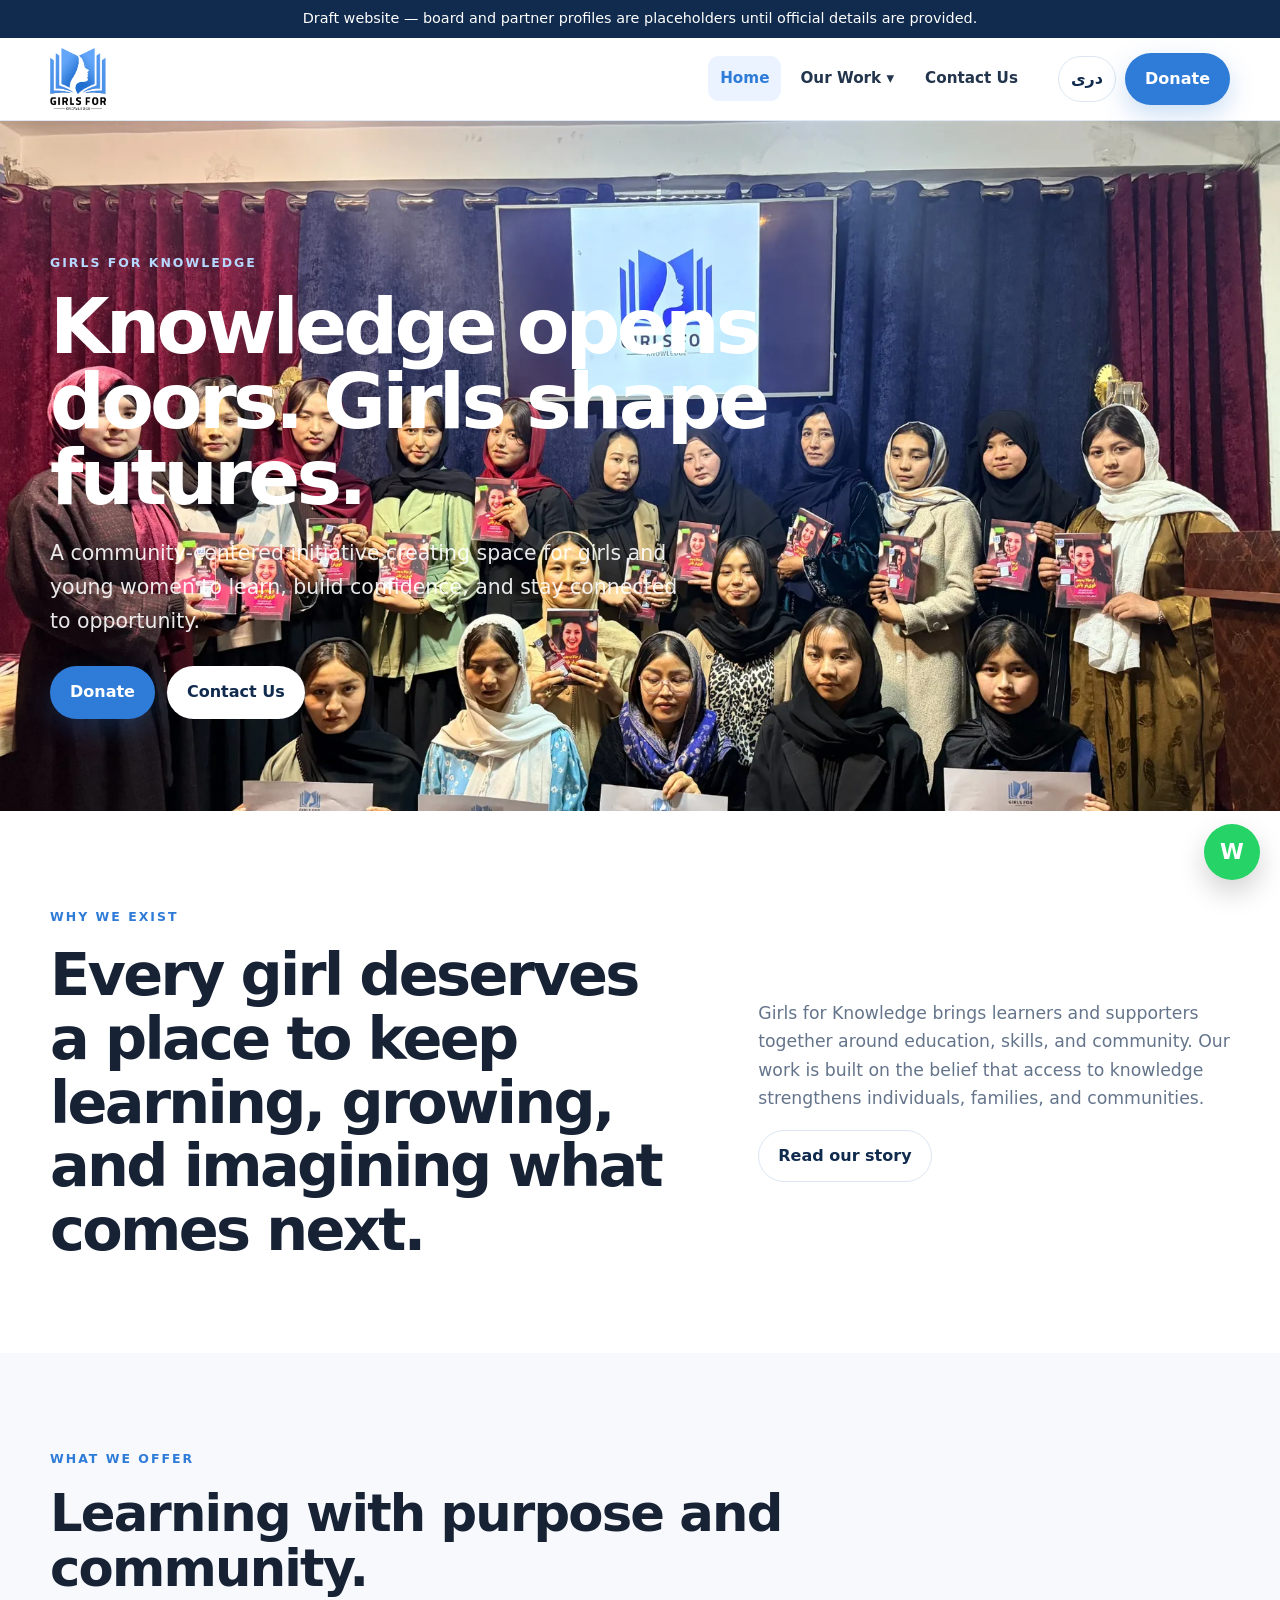
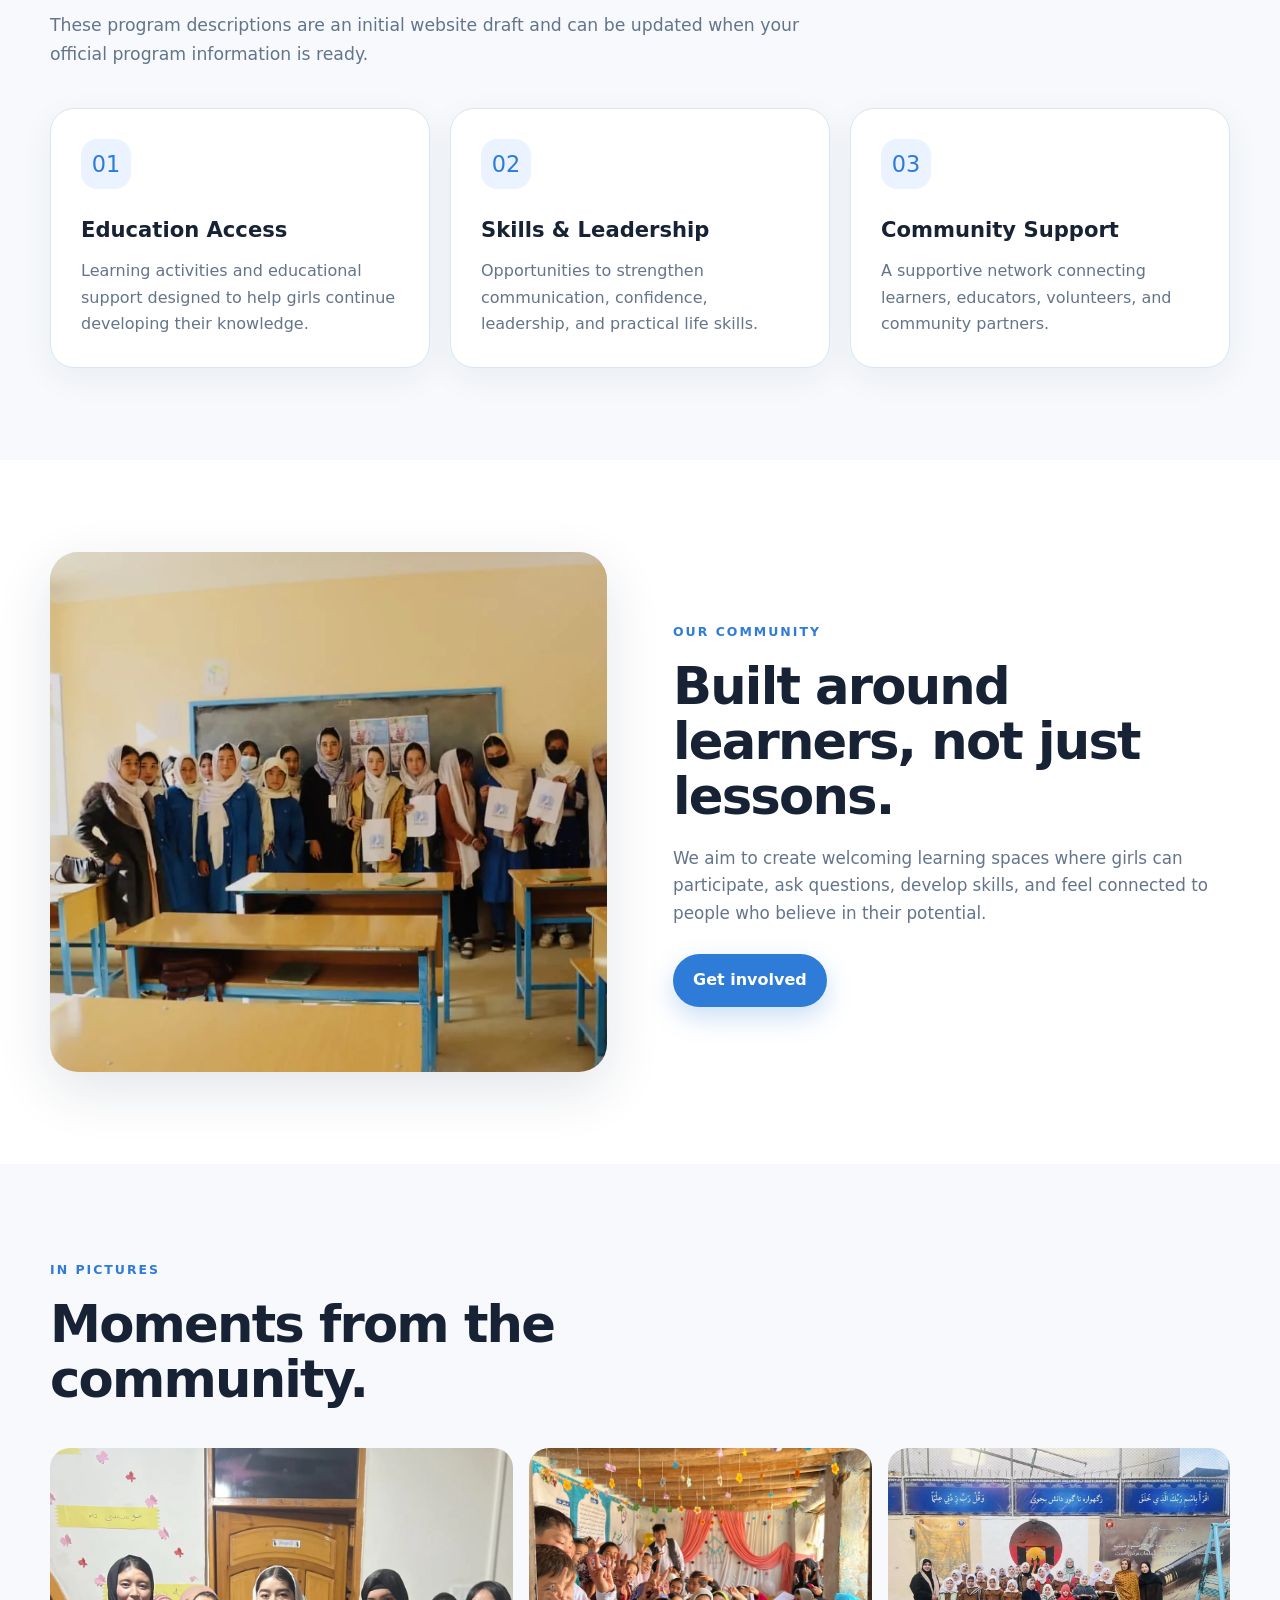
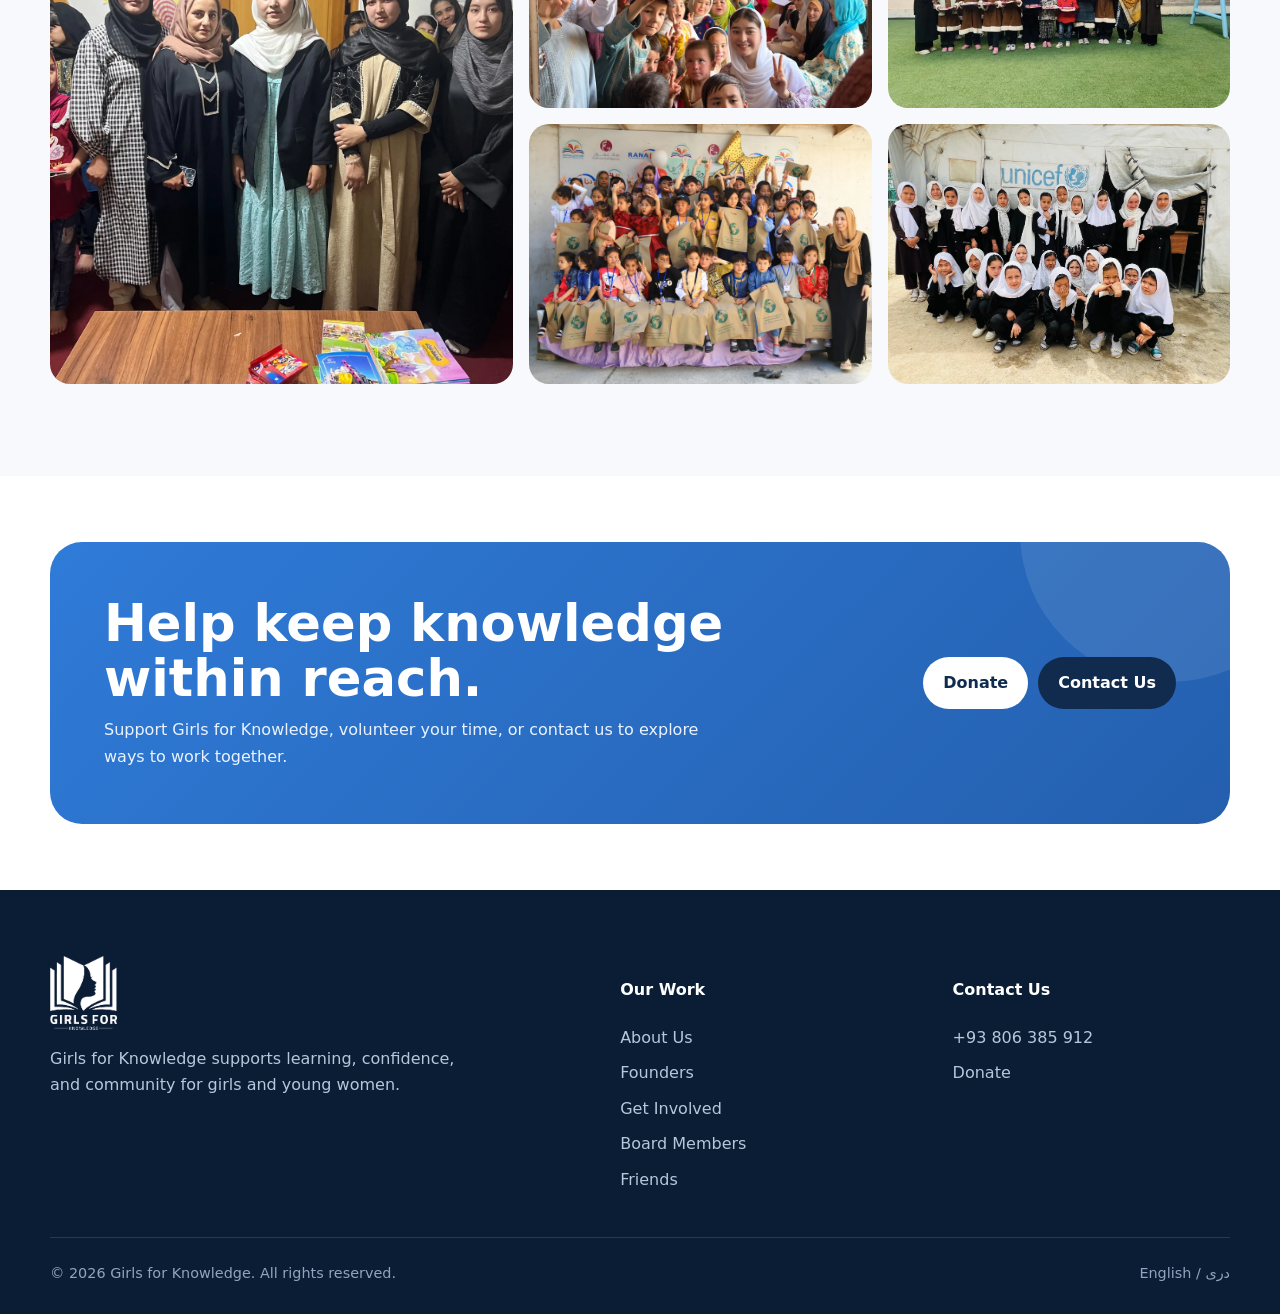
<file: index.html>
<!doctype html>
<html lang="en"><head><meta charset="utf-8"><meta name="viewport" content="width=device-width,initial-scale=1">
<title>Home | Girls for Knowledge</title><meta name="description" content="Girls for Knowledge — education, opportunity and community for girls and young women.">
<link rel="icon" href="assets/images/favicon.png"><link rel="stylesheet" href="assets/css/style.css"></head><body>
<div class="announcement"><span data-i18n="announcement">Draft website — board and partner profiles are placeholders until official details are provided.</span></div>
<header class="site-header"><div class="container nav">
<a class="brand" href="index.html" aria-label="Girls for Knowledge home"><img src="assets/images/logo.png" alt="Girls for Knowledge"></a>
<nav class="nav-links" aria-label="Primary navigation">
<a href="index.html" class="active" data-i18n="home">Home</a>
<div class="dropdown"><button class="dropdown-toggle" aria-haspopup="true"><span data-i18n="ourWork">Our Work</span> ▾</button><div class="dropdown-menu">
<a href="about.html" data-i18n="about">About Us</a><a href="founder.html" data-i18n="founders">Founders</a><a href="get-involved.html" data-i18n="involved">Get Involved</a><a href="board-members.html" data-i18n="board">Board Members</a><a href="friends.html" data-i18n="friends">Friends</a></div></div>
<a href="get-involved.html#contact" class="" data-i18n="contact">Contact Us</a>
</nav>
<div class="nav-actions"><button class="lang-btn" aria-label="Change language">دری</button><a class="btn btn-primary" href="donate.html" data-i18n="donate">Donate</a><button class="menu-btn" aria-label="Open menu" aria-expanded="false">☰</button></div>
</div></header>

<main>
<section class="hero"><img class="hero-media" src="assets/images/02.webp" alt="Girls for Knowledge community gathering"><div class="container"><div class="hero-content"><div class="kicker" data-en="Girls for Knowledge" data-fa="دختران برای دانش">Girls for Knowledge</div><h1 data-en="Knowledge opens doors. Girls shape futures." data-fa="دانش درها را می‌گشاید؛ دختران آینده را می‌سازند.">Knowledge opens doors. Girls shape futures.</h1><p data-en="A community-centered initiative creating space for girls and young women to learn, build confidence, and stay connected to opportunity." data-fa="یک نهاد جامعه‌محور که برای دختران و زنان جوان زمینهٔ یادگیری، تقویت اعتمادبه‌نفس و دسترسی به فرصت‌ها را فراهم می‌سازد.">A community-centered initiative creating space for girls and young women to learn, build confidence, and stay connected to opportunity.</p><div class="hero-buttons"><a class="btn btn-primary" href="donate.html" data-i18n="donate">Donate</a><a class="btn btn-light" href="get-involved.html#contact" data-i18n="contact">Contact Us</a></div></div></div></section>
<section class="section"><div class="container intro-grid"><div><div class="kicker" data-en="Why we exist" data-fa="چرا فعالیت می‌کنیم">Why we exist</div><p class="intro-quote" data-en="Every girl deserves a place to keep learning, growing, and imagining what comes next." data-fa="هر دختر سزاوار فضایی است که در آن به یادگیری، رشد و ساختن تصویر روشن از آینده ادامه دهد.">Every girl deserves a place to keep learning, growing, and imagining what comes next.</p></div><div class="intro-copy"><p data-en="Girls for Knowledge brings learners and supporters together around education, skills, and community. Our work is built on the belief that access to knowledge strengthens individuals, families, and communities." data-fa="دختران برای دانش، دانش‌آموزان و حامیان را در محور آموزش، مهارت‌آموزی و جامعه گرد هم می‌آورد. باور ما این است که دسترسی به دانش، افراد، خانواده‌ها و جوامع را توانمندتر می‌سازد.">Girls for Knowledge brings learners and supporters together around education, skills, and community. Our work is built on the belief that access to knowledge strengthens individuals, families, and communities.</p><a class="btn btn-outline" href="about.html" data-en="Read our story" data-fa="داستان ما را بخوانید">Read our story</a></div></div></section>
<section class="section bg-soft"><div class="container"><div class="section-heading"><div class="kicker" data-en="What we offer" data-fa="آنچه ارائه می‌کنیم">What we offer</div><h2 data-en="Learning with purpose and community." data-fa="یادگیری هدفمند در کنار یک جامعهٔ حمایتی.">Learning with purpose and community.</h2><p data-en="These program descriptions are an initial website draft and can be updated when your official program information is ready." data-fa="این معرفی برنامه‌ها نسخهٔ ابتدایی وب‌سایت است و پس از آماده‌شدن معلومات رسمی برنامه‌های شما قابل تغییر می‌باشد.">These program descriptions are an initial website draft and can be updated when your official program information is ready.</p></div><div class="cards"><article class="card"><div class="card-icon">01</div><h3 data-en="Education Access" data-fa="دسترسی به آموزش">Education Access</h3><p data-en="Learning activities and educational support designed to help girls continue developing their knowledge." data-fa="فعالیت‌های آموزشی و حمایت‌های درسی برای کمک به دختران تا روند رشد علمی خود را ادامه دهند.">Learning activities and educational support designed to help girls continue developing their knowledge.</p></article><article class="card"><div class="card-icon">02</div><h3 data-en="Skills & Leadership" data-fa="مهارت و رهبری">Skills & Leadership</h3><p data-en="Opportunities to strengthen communication, confidence, leadership, and practical life skills." data-fa="فرصت‌هایی برای تقویت ارتباطات، اعتمادبه‌نفس، رهبری و مهارت‌های عملی زندگی.">Opportunities to strengthen communication, confidence, leadership, and practical life skills.</p></article><article class="card"><div class="card-icon">03</div><h3 data-en="Community Support" data-fa="حمایت اجتماعی">Community Support</h3><p data-en="A supportive network connecting learners, educators, volunteers, and community partners." data-fa="شبکه‌ای حمایتی که دانش‌آموزان، آموزگاران، داوطلبان و همکاران اجتماعی را به یکدیگر پیوند می‌دهد.">A supportive network connecting learners, educators, volunteers, and community partners.</p></article></div></div></section>
<section class="section"><div class="container split"><div class="image-frame"><img src="assets/images/03.webp" alt="Students in a classroom supported by Girls for Knowledge" loading="lazy"></div><div class="copy"><div class="kicker" data-en="Our community" data-fa="جامعهٔ ما">Our community</div><h2 data-en="Built around learners, not just lessons." data-fa="محور کار ما دانش‌آموزان‌اند، نه تنها درس‌ها.">Built around learners, not just lessons.</h2><p data-en="We aim to create welcoming learning spaces where girls can participate, ask questions, develop skills, and feel connected to people who believe in their potential." data-fa="هدف ما ایجاد محیط‌های آموزشی امن و پذیرا است تا دختران بتوانند مشارکت کنند، پرسش بپرسند، مهارت بیاموزند و با افرادی در ارتباط باشند که به توانایی‌های آنان باور دارند.">We aim to create welcoming learning spaces where girls can participate, ask questions, develop skills, and feel connected to people who believe in their potential.</p><a class="btn btn-primary" href="get-involved.html" data-en="Get involved" data-fa="با ما همکاری کنید">Get involved</a></div></div></section>
<section class="section bg-soft"><div class="container"><div class="section-heading"><div class="kicker" data-en="In pictures" data-fa="در قاب تصویر">In pictures</div><h2 data-en="Moments from the community." data-fa="لحظه‌هایی از فعالیت‌های جامعهٔ ما.">Moments from the community.</h2></div><div class="gallery"><figure><img src="assets/images/05.webp" alt="Girls for Knowledge gathering" loading="lazy"></figure><figure><img src="assets/images/06.webp" alt="Community learning event" loading="lazy"></figure><figure><img src="assets/images/01.webp" alt="Group of students at an education activity" loading="lazy"></figure><figure><img src="assets/images/07.webp" alt="Children at a community support event" loading="lazy"></figure><figure><img src="assets/images/09.webp" alt="Students together outside a learning space" loading="lazy"></figure></div></div></section>
<section class="section-sm"><div class="container"><div class="cta-band"><div><h2 data-en="Help keep knowledge within reach." data-fa="کمک کنید دانش همواره در دسترس بماند.">Help keep knowledge within reach.</h2><p data-en="Support Girls for Knowledge, volunteer your time, or contact us to explore ways to work together." data-fa="از دختران برای دانش حمایت کنید، به‌عنوان داوطلب همکاری نمایید، یا برای بررسی راه‌های همکاری با ما تماس بگیرید.">Support Girls for Knowledge, volunteer your time, or contact us to explore ways to work together.</p></div><div class="actions"><a class="btn btn-light" href="donate.html" data-i18n="donate">Donate</a><a class="btn btn-dark" href="get-involved.html#contact" data-i18n="contact">Contact Us</a></div></div></div></section>
</main>
<footer class="site-footer"><div class="container"><div class="footer-grid"><div class="footer-brand"><img src="assets/images/logo.png" alt="Girls for Knowledge"><p data-i18n="footerText">Girls for Knowledge supports learning, confidence, and community for girls and young women.</p></div><div><h4 data-i18n="ourWork">Our Work</h4><div class="footer-links"><a href="about.html" data-i18n="about">About Us</a><a href="founder.html" data-i18n="founders">Founders</a><a href="get-involved.html" data-i18n="involved">Get Involved</a><a href="board-members.html" data-i18n="board">Board Members</a><a href="friends.html" data-i18n="friends">Friends</a></div></div><div><h4 data-i18n="contact">Contact Us</h4><div class="footer-links"><a href="https://wa.me/93806385912" target="_blank" rel="noopener">+93 806 385 912</a><a href="donate.html" data-i18n="donate">Donate</a></div></div></div><div class="footer-bottom"><span>© 2026 <span data-i18n="rights">Girls for Knowledge. All rights reserved.</span></span><span>English / دری</span></div></div></footer>
<a class="whatsapp-fab" href="https://wa.me/93706385912" target="_blank" rel="noopener" aria-label="WhatsApp">W</a>
<script src="assets/js/site.js"></script></body></html>
</file>
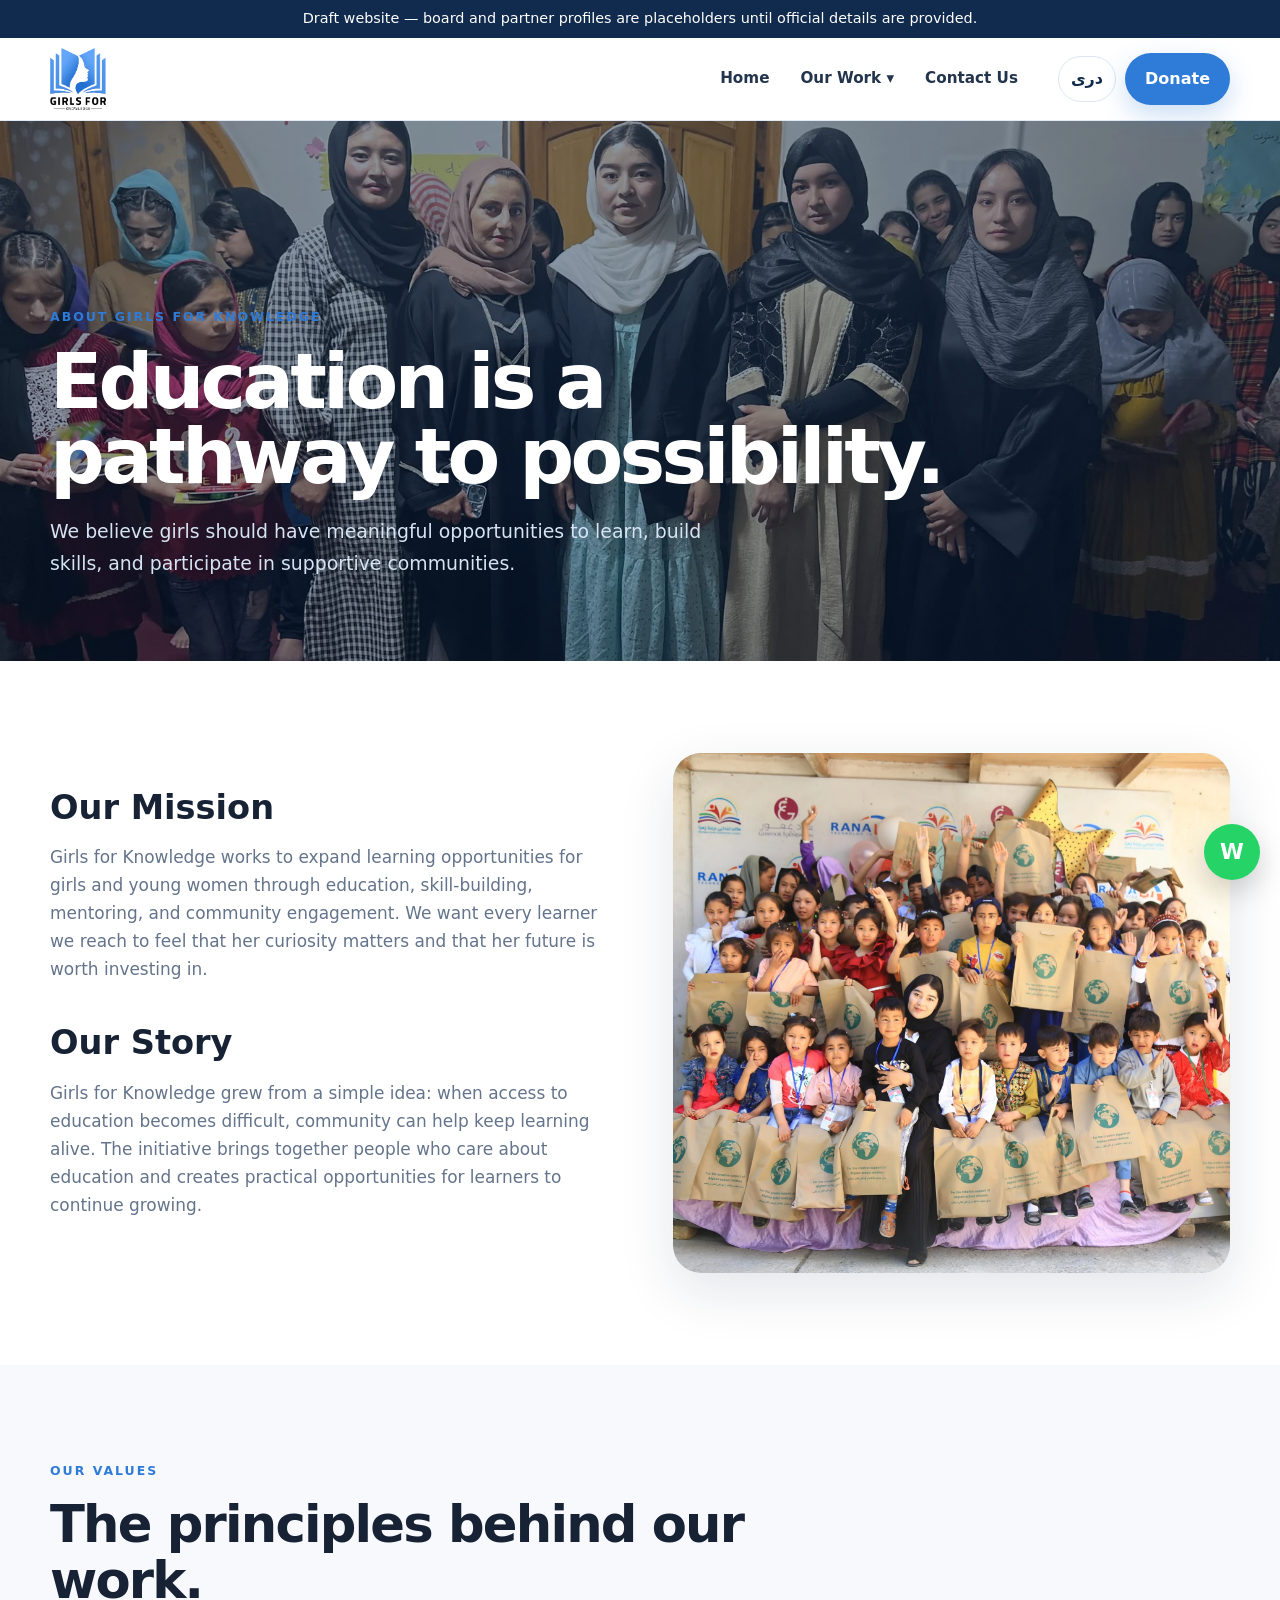
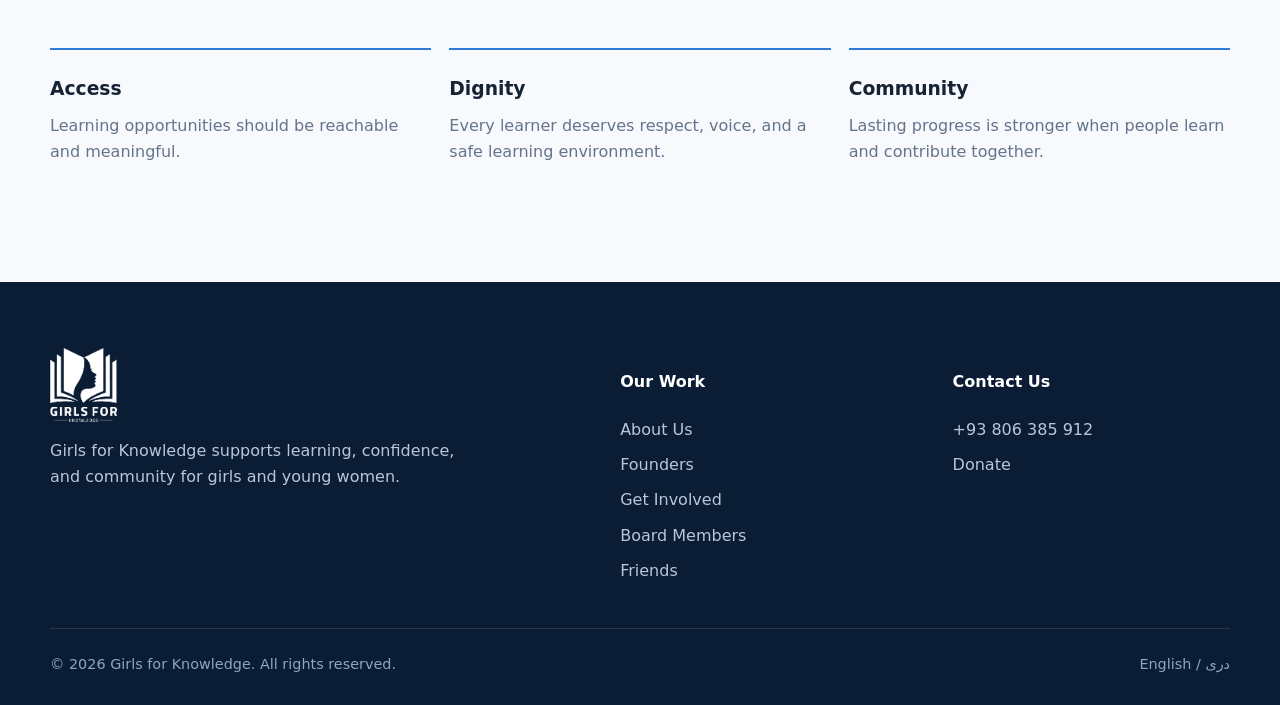
<file: about.html>
<!doctype html>
<html lang="en"><head><meta charset="utf-8"><meta name="viewport" content="width=device-width,initial-scale=1">
<title>About Us | Girls for Knowledge</title><meta name="description" content="Girls for Knowledge — education, opportunity and community for girls and young women.">
<link rel="icon" href="assets/images/favicon.png"><link rel="stylesheet" href="assets/css/style.css"></head><body>
<div class="announcement"><span data-i18n="announcement">Draft website — board and partner profiles are placeholders until official details are provided.</span></div>
<header class="site-header"><div class="container nav">
<a class="brand" href="index.html" aria-label="Girls for Knowledge home"><img src="assets/images/logo.png" alt="Girls for Knowledge"></a>
<nav class="nav-links" aria-label="Primary navigation">
<a href="index.html" class="" data-i18n="home">Home</a>
<div class="dropdown"><button class="dropdown-toggle" aria-haspopup="true"><span data-i18n="ourWork">Our Work</span> ▾</button><div class="dropdown-menu">
<a href="about.html" data-i18n="about">About Us</a><a href="founder.html" data-i18n="founders">Founders</a><a href="get-involved.html" data-i18n="involved">Get Involved</a><a href="board-members.html" data-i18n="board">Board Members</a><a href="friends.html" data-i18n="friends">Friends</a></div></div>
<a href="get-involved.html#contact" class="" data-i18n="contact">Contact Us</a>
</nav>
<div class="nav-actions"><button class="lang-btn" aria-label="Change language">دری</button><a class="btn btn-primary" href="donate.html" data-i18n="donate">Donate</a><button class="menu-btn" aria-label="Open menu" aria-expanded="false">☰</button></div>
</div></header>
<main><section class="page-hero with-image"><img src="assets/images/05.webp" alt="Girls for Knowledge community"><div class="container"><div class="kicker" data-en="About Girls for Knowledge" data-fa="دربارهٔ دختران برای دانش">About Girls for Knowledge</div><h1 data-en="Education is a pathway to possibility." data-fa="آموزش، مسیر رسیدن به فرصت‌ها است.">Education is a pathway to possibility.</h1><p data-en="We believe girls should have meaningful opportunities to learn, build skills, and participate in supportive communities." data-fa="ما باور داریم که دختران باید فرصت‌های واقعی برای یادگیری، مهارت‌آموزی و حضور در جوامع حمایتی داشته باشند.">We believe girls should have meaningful opportunities to learn, build skills, and participate in supportive communities.</p></div></section><section class="section"><div class="container split"><div class="prose"><h2 data-en="Our Mission" data-fa="ماموریت ما">Our Mission</h2><p data-en="Girls for Knowledge works to expand learning opportunities for girls and young women through education, skill-building, mentoring, and community engagement. We want every learner we reach to feel that her curiosity matters and that her future is worth investing in." data-fa="دختران برای دانش برای گسترش فرصت‌های یادگیری دختران و زنان جوان از طریق آموزش، مهارت‌آموزی، راهنمایی و مشارکت اجتماعی فعالیت می‌کند. هدف ما این است که هر دانش‌آموز بداند کنجکاوی علمی او ارزشمند است و آیندهٔ او شایستهٔ سرمایه‌گذاری می‌باشد.">Girls for Knowledge works to expand learning opportunities for girls and young women through education, skill-building, mentoring, and community engagement. We want every learner we reach to feel that her curiosity matters and that her future is worth investing in.</p><h2 data-en="Our Story" data-fa="داستان ما">Our Story</h2><p data-en="Girls for Knowledge grew from a simple idea: when access to education becomes difficult, community can help keep learning alive. The initiative brings together people who care about education and creates practical opportunities for learners to continue growing." data-fa="دختران برای دانش از یک اندیشهٔ ساده شکل گرفت: هنگامی که دسترسی به آموزش دشوار می‌شود، جامعه می‌تواند چراغ یادگیری را روشن نگه دارد. این نهاد افرادی را که به آموزش اهمیت می‌دهند گرد هم می‌آورد و فرصت‌های عملی برای ادامهٔ رشد دانش‌آموزان ایجاد می‌کند.">Girls for Knowledge grew from a simple idea: when access to education becomes difficult, community can help keep learning alive. The initiative brings together people who care about education and creates practical opportunities for learners to continue growing.</p></div><div class="image-frame"><img src="assets/images/08.webp" alt="Children at an education support event" loading="lazy"></div></div></section><section class="section bg-soft"><div class="container"><div class="section-heading"><div class="kicker" data-en="Our values" data-fa="ارزش‌های ما">Our values</div><h2 data-en="The principles behind our work." data-fa="اصولی که راهنمای فعالیت‌های ما هستند.">The principles behind our work.</h2></div><div class="values"><div class="value"><h3 data-en="Access" data-fa="دسترسی">Access</h3><p data-en="Learning opportunities should be reachable and meaningful." data-fa="فرصت‌های آموزشی باید قابل دسترس و هدفمند باشند.">Learning opportunities should be reachable and meaningful.</p></div><div class="value"><h3 data-en="Dignity" data-fa="کرامت">Dignity</h3><p data-en="Every learner deserves respect, voice, and a safe learning environment." data-fa="هر دانش‌آموز شایستهٔ احترام، حق اظهار نظر و محیط امن آموزشی است.">Every learner deserves respect, voice, and a safe learning environment.</p></div><div class="value"><h3 data-en="Community" data-fa="همبستگی">Community</h3><p data-en="Lasting progress is stronger when people learn and contribute together." data-fa="پیشرفت پایدار زمانی نیرومندتر است که افراد در کنار هم بیاموزند و سهم بگیرند.">Lasting progress is stronger when people learn and contribute together.</p></div></div></div></section></main>
<footer class="site-footer"><div class="container"><div class="footer-grid"><div class="footer-brand"><img src="assets/images/logo.png" alt="Girls for Knowledge"><p data-i18n="footerText">Girls for Knowledge supports learning, confidence, and community for girls and young women.</p></div><div><h4 data-i18n="ourWork">Our Work</h4><div class="footer-links"><a href="about.html" data-i18n="about">About Us</a><a href="founder.html" data-i18n="founders">Founders</a><a href="get-involved.html" data-i18n="involved">Get Involved</a><a href="board-members.html" data-i18n="board">Board Members</a><a href="friends.html" data-i18n="friends">Friends</a></div></div><div><h4 data-i18n="contact">Contact Us</h4><div class="footer-links"><a href="https://wa.me/93806385912" target="_blank" rel="noopener">+93 806 385 912</a><a href="donate.html" data-i18n="donate">Donate</a></div></div></div><div class="footer-bottom"><span>© 2026 <span data-i18n="rights">Girls for Knowledge. All rights reserved.</span></span><span>English / دری</span></div></div></footer>
<a class="whatsapp-fab" href="https://wa.me/93706385912" target="_blank" rel="noopener" aria-label="WhatsApp">W</a>
<script src="assets/js/site.js"></script></body></html>
</file>
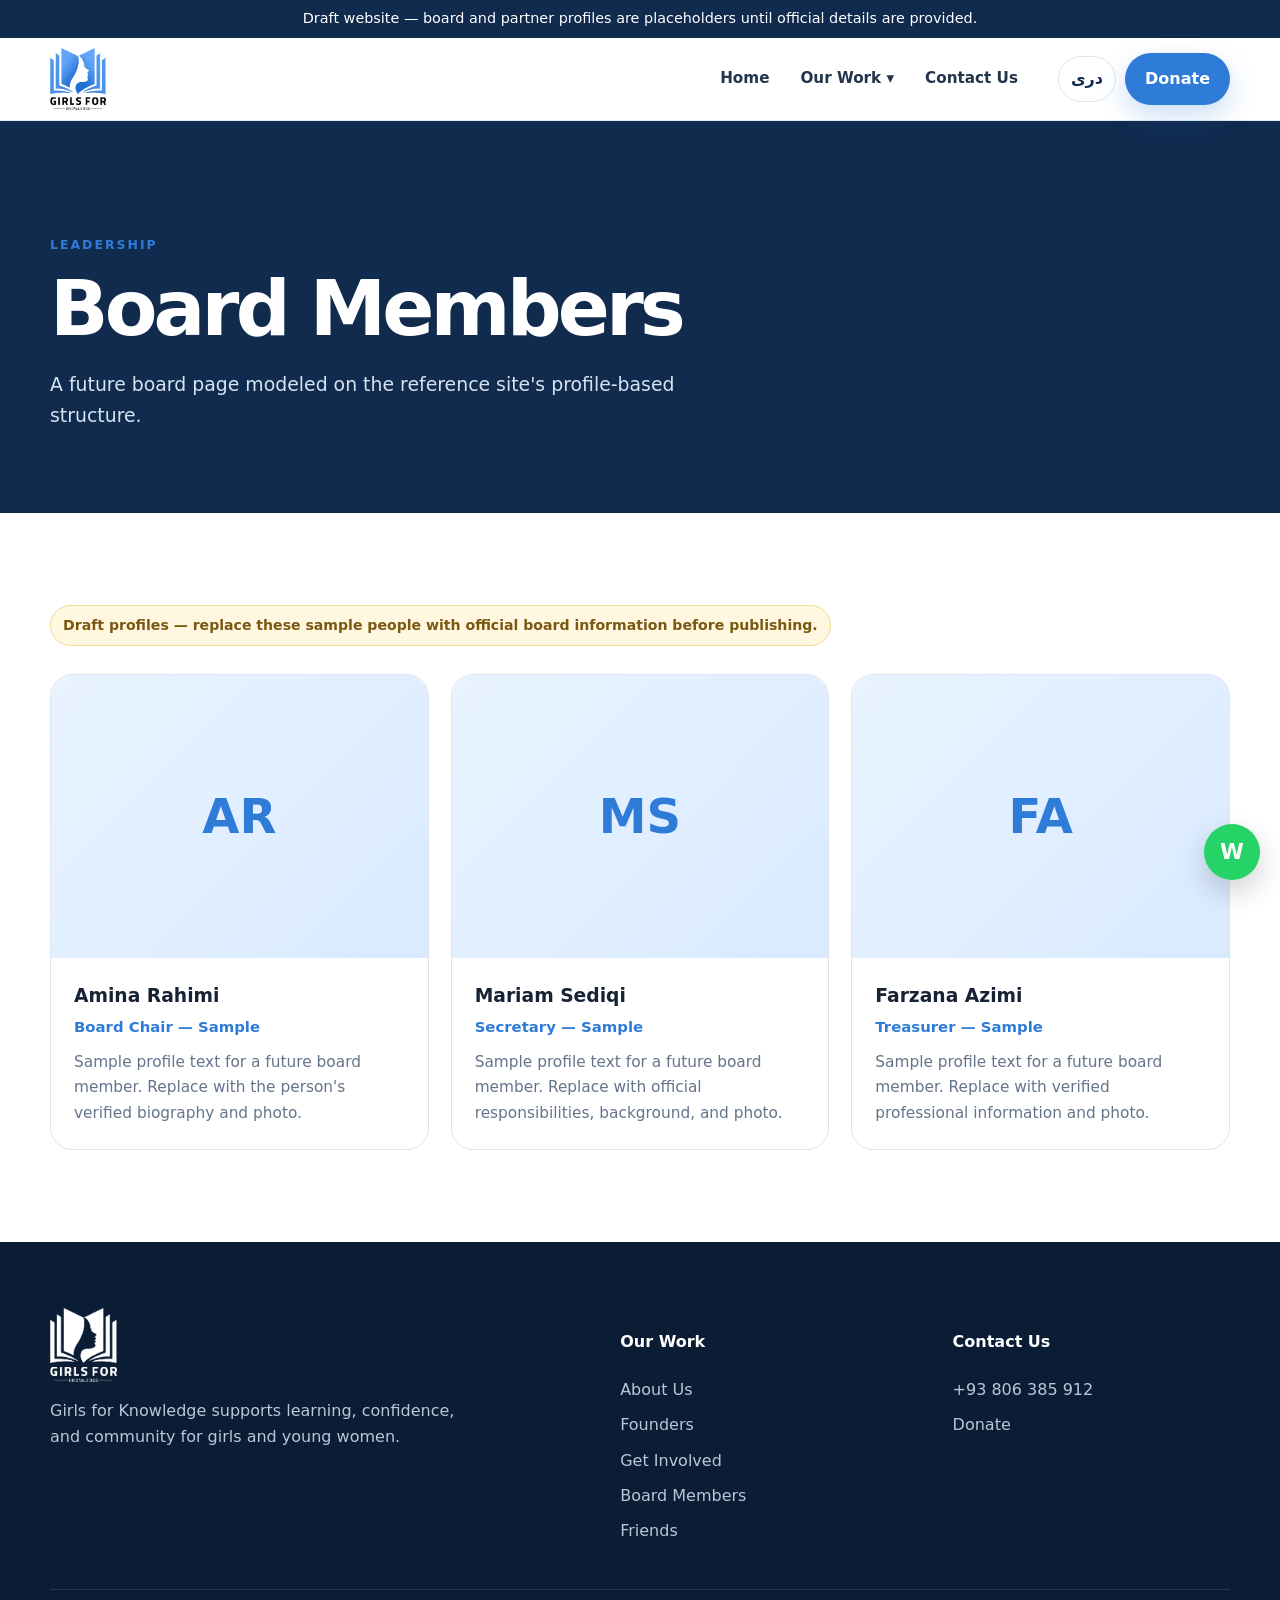
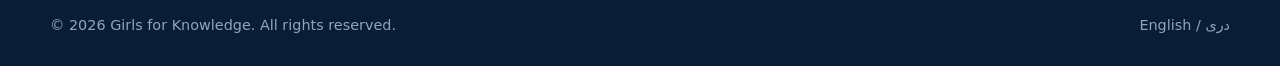
<file: board-members.html>
<!doctype html>
<html lang="en"><head><meta charset="utf-8"><meta name="viewport" content="width=device-width,initial-scale=1">
<title>Board Members | Girls for Knowledge</title><meta name="description" content="Girls for Knowledge — education, opportunity and community for girls and young women.">
<link rel="icon" href="assets/images/favicon.png"><link rel="stylesheet" href="assets/css/style.css"></head><body>
<div class="announcement"><span data-i18n="announcement">Draft website — board and partner profiles are placeholders until official details are provided.</span></div>
<header class="site-header"><div class="container nav">
<a class="brand" href="index.html" aria-label="Girls for Knowledge home"><img src="assets/images/logo.png" alt="Girls for Knowledge"></a>
<nav class="nav-links" aria-label="Primary navigation">
<a href="index.html" class="" data-i18n="home">Home</a>
<div class="dropdown"><button class="dropdown-toggle" aria-haspopup="true"><span data-i18n="ourWork">Our Work</span> ▾</button><div class="dropdown-menu">
<a href="about.html" data-i18n="about">About Us</a><a href="founder.html" data-i18n="founders">Founders</a><a href="get-involved.html" data-i18n="involved">Get Involved</a><a href="board-members.html" data-i18n="board">Board Members</a><a href="friends.html" data-i18n="friends">Friends</a></div></div>
<a href="get-involved.html#contact" class="" data-i18n="contact">Contact Us</a>
</nav>
<div class="nav-actions"><button class="lang-btn" aria-label="Change language">دری</button><a class="btn btn-primary" href="donate.html" data-i18n="donate">Donate</a><button class="menu-btn" aria-label="Open menu" aria-expanded="false">☰</button></div>
</div></header>
<main><section class="page-hero"><div class="container"><div class="kicker" data-en="Leadership" data-fa="رهبری">Leadership</div><h1 data-en="Board Members" data-fa="اعضای هیئت">Board Members</h1><p data-en="A future board page modeled on the reference site's profile-based structure." data-fa="این صفحه بر اساس ساختار پروفایل اعضای هیئت در وب‌سایت مرجع طراحی شده است.">A future board page modeled on the reference site's profile-based structure.</p></div></section><section class="section"><div class="container"><div class="draft-note" data-en="Draft profiles — replace these sample people with official board information before publishing." data-fa="پروفایل‌های نمونه — پیش از نشر، این افراد نمونه را با معلومات رسمی اعضای هیئت جایگزین کنید.">Draft profiles — replace these sample people with official board information before publishing.</div><div class="people-grid"><article class="person"><div class="person-avatar">AR</div><div class="person-body"><h3>Amina Rahimi</h3><div class="person-role" data-en="Board Chair — Sample" data-fa="رئیس هیئت — نمونه">Board Chair — Sample</div><p data-en="Sample profile text for a future board member. Replace with the person's verified biography and photo." data-fa="متن نمونه برای عضو آیندهٔ هیئت. بعداً با زندگی‌نامه و عکس تأییدشدهٔ شخص جایگزین شود.">Sample profile text for a future board member. Replace with the person's verified biography and photo.</p></div></article><article class="person"><div class="person-avatar">MS</div><div class="person-body"><h3>Mariam Sediqi</h3><div class="person-role" data-en="Secretary — Sample" data-fa="منشی — نمونه">Secretary — Sample</div><p data-en="Sample profile text for a future board member. Replace with official responsibilities, background, and photo." data-fa="متن نمونه برای عضو آیندهٔ هیئت. بعداً با مسئولیت‌ها، پیشینه و عکس رسمی جایگزین شود.">Sample profile text for a future board member. Replace with official responsibilities, background, and photo.</p></div></article><article class="person"><div class="person-avatar">FA</div><div class="person-body"><h3>Farzana Azimi</h3><div class="person-role" data-en="Treasurer — Sample" data-fa="مسئول مالی — نمونه">Treasurer — Sample</div><p data-en="Sample profile text for a future board member. Replace with verified professional information and photo." data-fa="متن نمونه برای عضو آیندهٔ هیئت. بعداً با معلومات حرفه‌ای تأییدشده و عکس شخص جایگزین شود.">Sample profile text for a future board member. Replace with verified professional information and photo.</p></div></article></div></div></section></main>
<footer class="site-footer"><div class="container"><div class="footer-grid"><div class="footer-brand"><img src="assets/images/logo.png" alt="Girls for Knowledge"><p data-i18n="footerText">Girls for Knowledge supports learning, confidence, and community for girls and young women.</p></div><div><h4 data-i18n="ourWork">Our Work</h4><div class="footer-links"><a href="about.html" data-i18n="about">About Us</a><a href="founder.html" data-i18n="founders">Founders</a><a href="get-involved.html" data-i18n="involved">Get Involved</a><a href="board-members.html" data-i18n="board">Board Members</a><a href="friends.html" data-i18n="friends">Friends</a></div></div><div><h4 data-i18n="contact">Contact Us</h4><div class="footer-links"><a href="https://wa.me/93806385912" target="_blank" rel="noopener">+93 806 385 912</a><a href="donate.html" data-i18n="donate">Donate</a></div></div></div><div class="footer-bottom"><span>© 2026 <span data-i18n="rights">Girls for Knowledge. All rights reserved.</span></span><span>English / دری</span></div></div></footer>
<a class="whatsapp-fab" href="https://wa.me/93706385912" target="_blank" rel="noopener" aria-label="WhatsApp">W</a>
<script src="assets/js/site.js"></script></body></html>
</file>
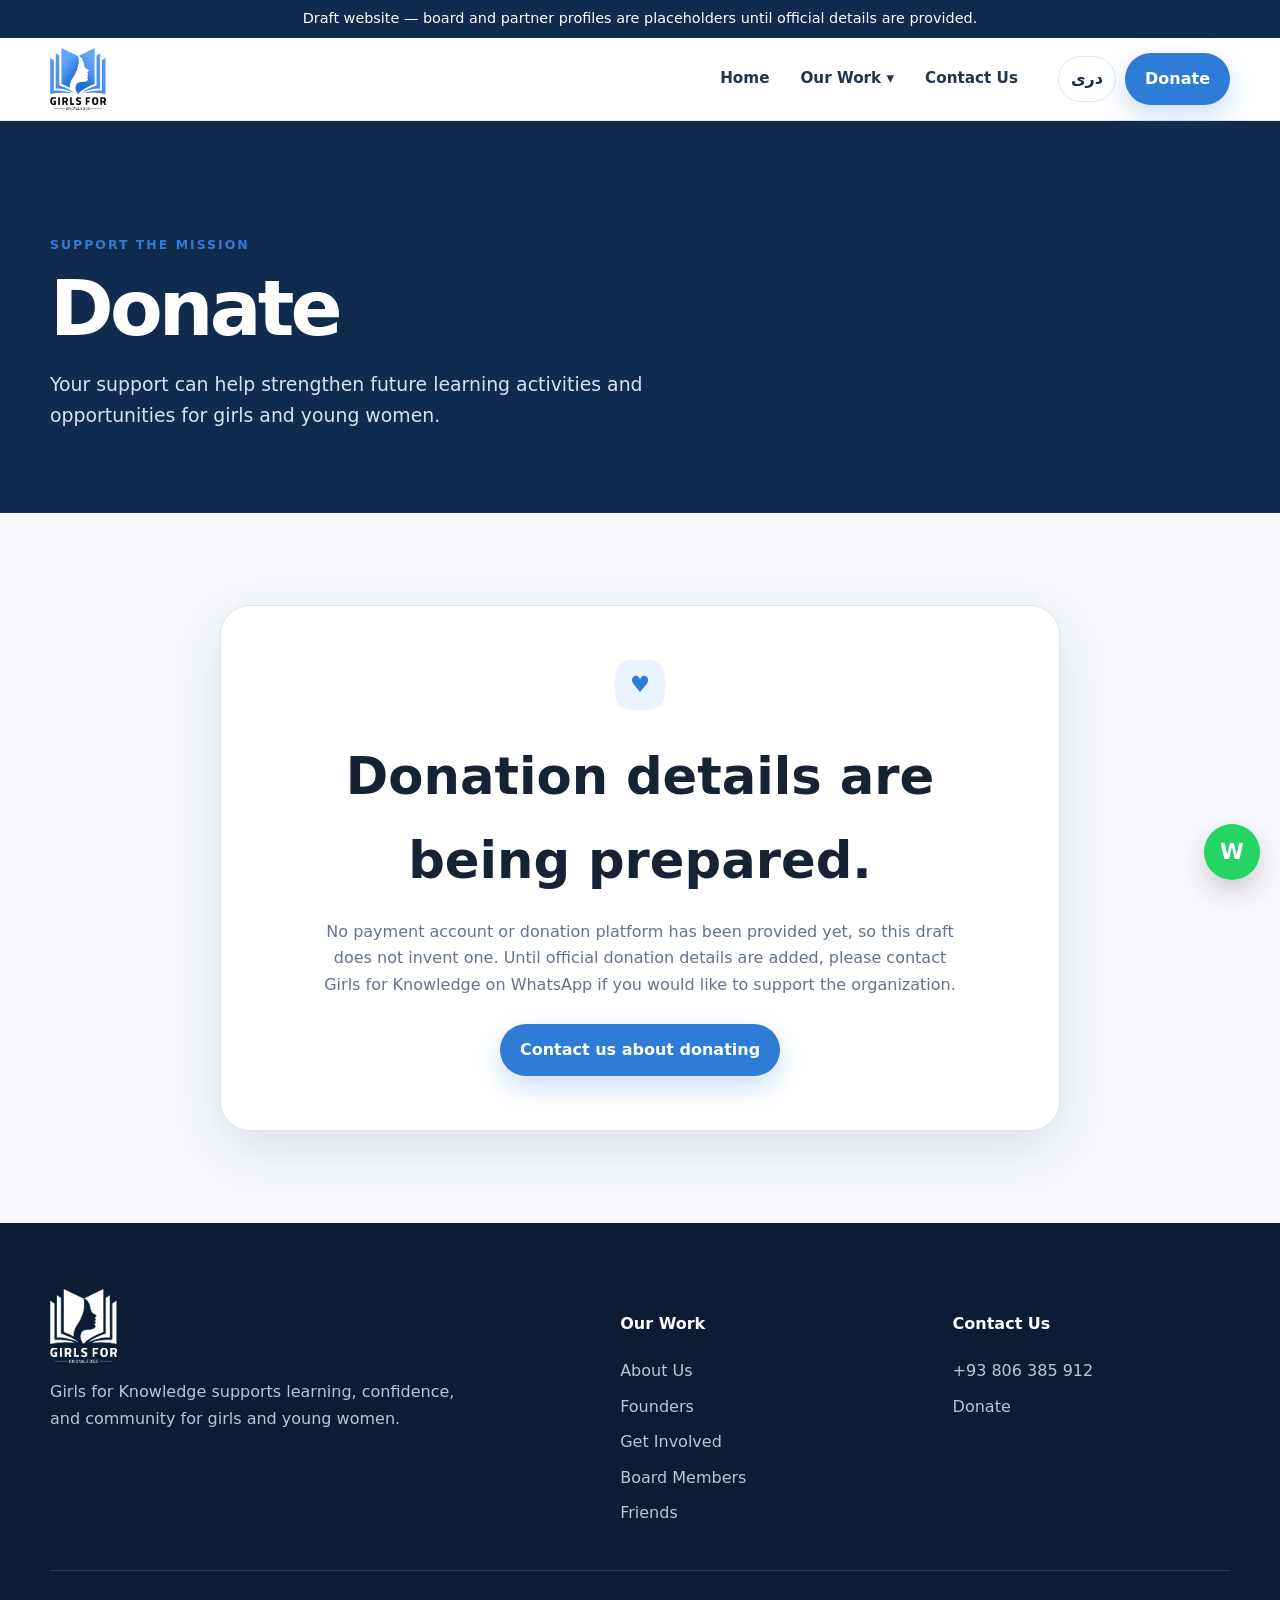
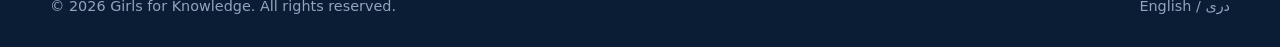
<file: donate.html>
<!doctype html>
<html lang="en"><head><meta charset="utf-8"><meta name="viewport" content="width=device-width,initial-scale=1">
<title>Donate | Girls for Knowledge</title><meta name="description" content="Girls for Knowledge — education, opportunity and community for girls and young women.">
<link rel="icon" href="assets/images/favicon.png"><link rel="stylesheet" href="assets/css/style.css"></head><body>
<div class="announcement"><span data-i18n="announcement">Draft website — board and partner profiles are placeholders until official details are provided.</span></div>
<header class="site-header"><div class="container nav">
<a class="brand" href="index.html" aria-label="Girls for Knowledge home"><img src="assets/images/logo.png" alt="Girls for Knowledge"></a>
<nav class="nav-links" aria-label="Primary navigation">
<a href="index.html" class="" data-i18n="home">Home</a>
<div class="dropdown"><button class="dropdown-toggle" aria-haspopup="true"><span data-i18n="ourWork">Our Work</span> ▾</button><div class="dropdown-menu">
<a href="about.html" data-i18n="about">About Us</a><a href="founder.html" data-i18n="founders">Founders</a><a href="get-involved.html" data-i18n="involved">Get Involved</a><a href="board-members.html" data-i18n="board">Board Members</a><a href="friends.html" data-i18n="friends">Friends</a></div></div>
<a href="get-involved.html#contact" class="" data-i18n="contact">Contact Us</a>
</nav>
<div class="nav-actions"><button class="lang-btn" aria-label="Change language">دری</button><a class="btn btn-primary" href="donate.html" data-i18n="donate">Donate</a><button class="menu-btn" aria-label="Open menu" aria-expanded="false">☰</button></div>
</div></header>
<main><section class="page-hero"><div class="container"><div class="kicker" data-en="Support the mission" data-fa="از ماموریت ما حمایت کنید">Support the mission</div><h1 data-en="Donate" data-fa="کمک مالی">Donate</h1><p data-en="Your support can help strengthen future learning activities and opportunities for girls and young women." data-fa="حمایت شما می‌تواند به تقویت فعالیت‌های آموزشی و فرصت‌های آینده برای دختران و زنان جوان کمک کند.">Your support can help strengthen future learning activities and opportunities for girls and young women.</p></div></section><section class="section bg-soft"><div class="container"><div class="donate-card"><div class="card-icon" style="margin-inline:auto">♥</div><h2 data-en="Donation details are being prepared." data-fa="معلومات پرداخت کمک مالی در حال آماده‌سازی است.">Donation details are being prepared.</h2><p data-en="No payment account or donation platform has been provided yet, so this draft does not invent one. Until official donation details are added, please contact Girls for Knowledge on WhatsApp if you would like to support the organization." data-fa="هنوز حساب پرداخت یا پلتفرم رسمی کمک مالی ارائه نشده است؛ بنابراین در این نسخه هیچ روش پرداختی به‌صورت فرضی درج نشده است. تا زمان افزودن معلومات رسمی، اگر می‌خواهید از این نهاد حمایت کنید، لطفاً از طریق واتساپ با دختران برای دانش تماس بگیرید.">No payment account or donation platform has been provided yet, so this draft does not invent one. Until official donation details are added, please contact Girls for Knowledge on WhatsApp if you would like to support the organization.</p><a class="btn btn-primary" href="https://wa.me/93806385912?text=Hello%2C%20I%20would%20like%20to%20support%20Girls%20for%20Knowledge." target="_blank" rel="noopener" data-en="Contact us about donating" data-fa="برای کمک مالی با ما تماس بگیرید">Contact us about donating</a></div></div></section></main>
<footer class="site-footer"><div class="container"><div class="footer-grid"><div class="footer-brand"><img src="assets/images/logo.png" alt="Girls for Knowledge"><p data-i18n="footerText">Girls for Knowledge supports learning, confidence, and community for girls and young women.</p></div><div><h4 data-i18n="ourWork">Our Work</h4><div class="footer-links"><a href="about.html" data-i18n="about">About Us</a><a href="founder.html" data-i18n="founders">Founders</a><a href="get-involved.html" data-i18n="involved">Get Involved</a><a href="board-members.html" data-i18n="board">Board Members</a><a href="friends.html" data-i18n="friends">Friends</a></div></div><div><h4 data-i18n="contact">Contact Us</h4><div class="footer-links"><a href="https://wa.me/93806385912" target="_blank" rel="noopener">+93 806 385 912</a><a href="donate.html" data-i18n="donate">Donate</a></div></div></div><div class="footer-bottom"><span>© 2026 <span data-i18n="rights">Girls for Knowledge. All rights reserved.</span></span><span>English / دری</span></div></div></footer>
<a class="whatsapp-fab" href="https://wa.me/93706385912" target="_blank" rel="noopener" aria-label="WhatsApp">W</a>
<script src="assets/js/site.js"></script></body></html>
</file>
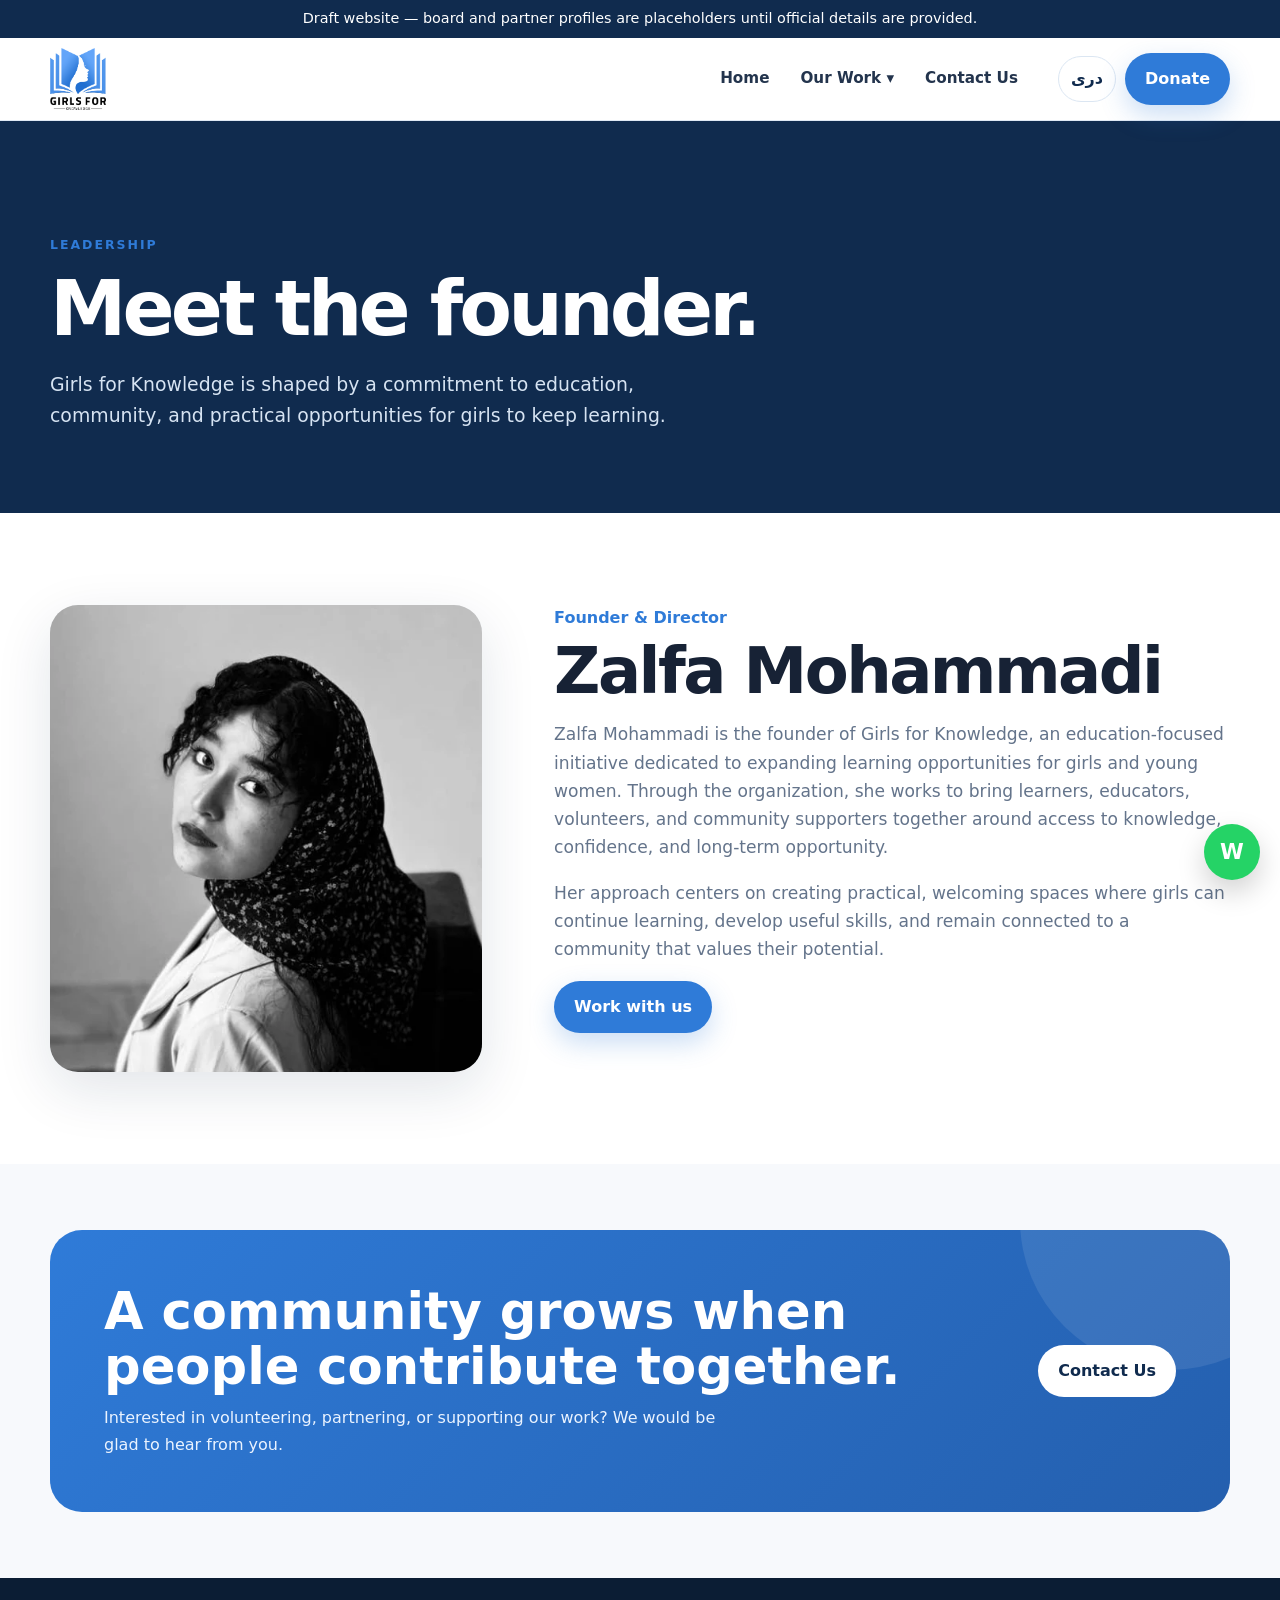
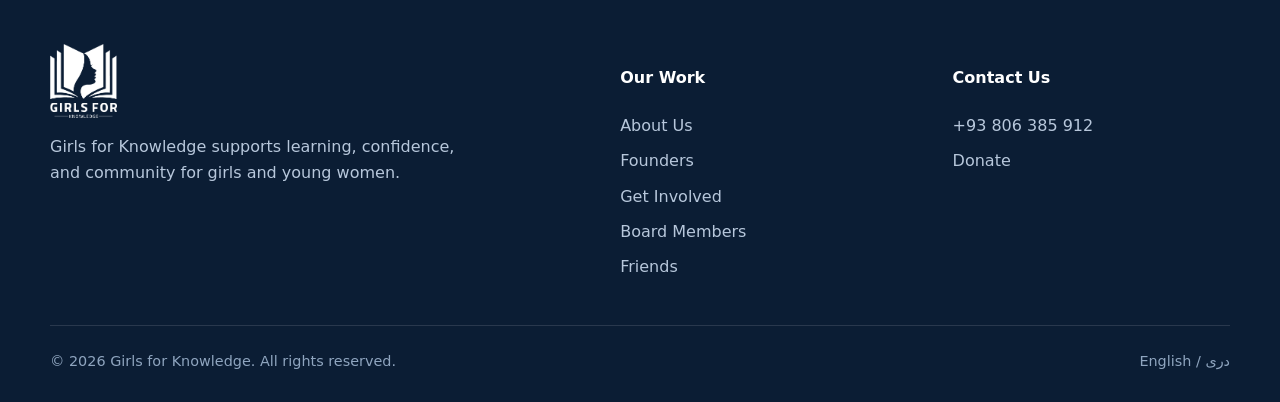
<file: founder.html>
<!doctype html>
<html lang="en"><head><meta charset="utf-8"><meta name="viewport" content="width=device-width,initial-scale=1">
<title>Founder | Girls for Knowledge</title><meta name="description" content="Girls for Knowledge — education, opportunity and community for girls and young women.">
<link rel="icon" href="assets/images/favicon.png"><link rel="stylesheet" href="assets/css/style.css"></head><body>
<div class="announcement"><span data-i18n="announcement">Draft website — board and partner profiles are placeholders until official details are provided.</span></div>
<header class="site-header"><div class="container nav">
<a class="brand" href="index.html" aria-label="Girls for Knowledge home"><img src="assets/images/logo.png" alt="Girls for Knowledge"></a>
<nav class="nav-links" aria-label="Primary navigation">
<a href="index.html" class="" data-i18n="home">Home</a>
<div class="dropdown"><button class="dropdown-toggle" aria-haspopup="true"><span data-i18n="ourWork">Our Work</span> ▾</button><div class="dropdown-menu">
<a href="about.html" data-i18n="about">About Us</a><a href="founder.html" data-i18n="founders">Founders</a><a href="get-involved.html" data-i18n="involved">Get Involved</a><a href="board-members.html" data-i18n="board">Board Members</a><a href="friends.html" data-i18n="friends">Friends</a></div></div>
<a href="get-involved.html#contact" class="" data-i18n="contact">Contact Us</a>
</nav>
<div class="nav-actions"><button class="lang-btn" aria-label="Change language">دری</button><a class="btn btn-primary" href="donate.html" data-i18n="donate">Donate</a><button class="menu-btn" aria-label="Open menu" aria-expanded="false">☰</button></div>
</div></header>
<main><section class="page-hero"><div class="container"><div class="kicker" data-en="Leadership" data-fa="رهبری">Leadership</div><h1 data-en="Meet the founder." data-fa="با بنیان‌گذار آشنا شوید.">Meet the founder.</h1><p data-en="Girls for Knowledge is shaped by a commitment to education, community, and practical opportunities for girls to keep learning." data-fa="دختران برای دانش با تعهد به آموزش، همبستگی اجتماعی و ایجاد فرصت‌های عملی برای ادامهٔ یادگیری دختران شکل گرفته است.">Girls for Knowledge is shaped by a commitment to education, community, and practical opportunities for girls to keep learning.</p></div></section><section class="section"><div class="container founder-grid"><div class="portrait"><img src="assets/images/founder-zalfa.webp" alt="Zalfa Mohammadi, Founder of Girls for Knowledge"></div><div class="profile-copy"><div class="profile-title" data-en="Founder & Director" data-fa="بنیان‌گذار و مدیر">Founder & Director</div><h1>Zalfa Mohammadi</h1><p data-en="Zalfa Mohammadi is the founder of Girls for Knowledge, an education-focused initiative dedicated to expanding learning opportunities for girls and young women. Through the organization, she works to bring learners, educators, volunteers, and community supporters together around access to knowledge, confidence, and long-term opportunity." data-fa="زلفا محمدی بنیان‌گذار «دختران برای دانش» است؛ نهادی آموزشی که با هدف گسترش فرصت‌های یادگیری برای دختران و زنان جوان فعالیت می‌کند. او از طریق این نهاد تلاش می‌کند دانش‌آموزان، آموزگاران، داوطلبان و حامیان جامعه را در محور دسترسی به دانش، تقویت اعتمادبه‌نفس و فرصت‌های پایدار گرد هم آورد.">Zalfa Mohammadi is the founder of Girls for Knowledge, an education-focused initiative dedicated to expanding learning opportunities for girls and young women. Through the organization, she works to bring learners, educators, volunteers, and community supporters together around access to knowledge, confidence, and long-term opportunity.</p><p data-en="Her approach centers on creating practical, welcoming spaces where girls can continue learning, develop useful skills, and remain connected to a community that values their potential." data-fa="رویکرد او بر ایجاد فضاهای عملی، پذیرا و حمایتی تمرکز دارد؛ فضاهایی که در آن دختران بتوانند به یادگیری ادامه دهند، مهارت‌های کاربردی بیاموزند و با جامعه‌ای در ارتباط باشند که به توانایی‌های آنان ارزش می‌گذارد.">Her approach centers on creating practical, welcoming spaces where girls can continue learning, develop useful skills, and remain connected to a community that values their potential.</p><a class="btn btn-primary" href="get-involved.html" data-en="Work with us" data-fa="با ما همکاری کنید">Work with us</a></div></div></section><section class="section-sm bg-soft"><div class="container"><div class="cta-band"><div><h2 data-en="A community grows when people contribute together." data-fa="جامعه زمانی رشد می‌کند که همه در کنار هم سهم بگیرند.">A community grows when people contribute together.</h2><p data-en="Interested in volunteering, partnering, or supporting our work? We would be glad to hear from you." data-fa="اگر به داوطلب‌شدن، همکاری یا حمایت از فعالیت‌های ما علاقه‌مند هستید، خوشحال می‌شویم با شما در تماس باشیم.">Interested in volunteering, partnering, or supporting our work? We would be glad to hear from you.</p></div><div class="actions"><a class="btn btn-light" href="get-involved.html#contact" data-i18n="contact">Contact Us</a></div></div></div></section></main>
<footer class="site-footer"><div class="container"><div class="footer-grid"><div class="footer-brand"><img src="assets/images/logo.png" alt="Girls for Knowledge"><p data-i18n="footerText">Girls for Knowledge supports learning, confidence, and community for girls and young women.</p></div><div><h4 data-i18n="ourWork">Our Work</h4><div class="footer-links"><a href="about.html" data-i18n="about">About Us</a><a href="founder.html" data-i18n="founders">Founders</a><a href="get-involved.html" data-i18n="involved">Get Involved</a><a href="board-members.html" data-i18n="board">Board Members</a><a href="friends.html" data-i18n="friends">Friends</a></div></div><div><h4 data-i18n="contact">Contact Us</h4><div class="footer-links"><a href="https://wa.me/93806385912" target="_blank" rel="noopener">+93 806 385 912</a><a href="donate.html" data-i18n="donate">Donate</a></div></div></div><div class="footer-bottom"><span>© 2026 <span data-i18n="rights">Girls for Knowledge. All rights reserved.</span></span><span>English / دری</span></div></div></footer>
<a class="whatsapp-fab" href="https://wa.me/93706385912" target="_blank" rel="noopener" aria-label="WhatsApp">W</a>
<script src="assets/js/site.js"></script></body></html>
</file>
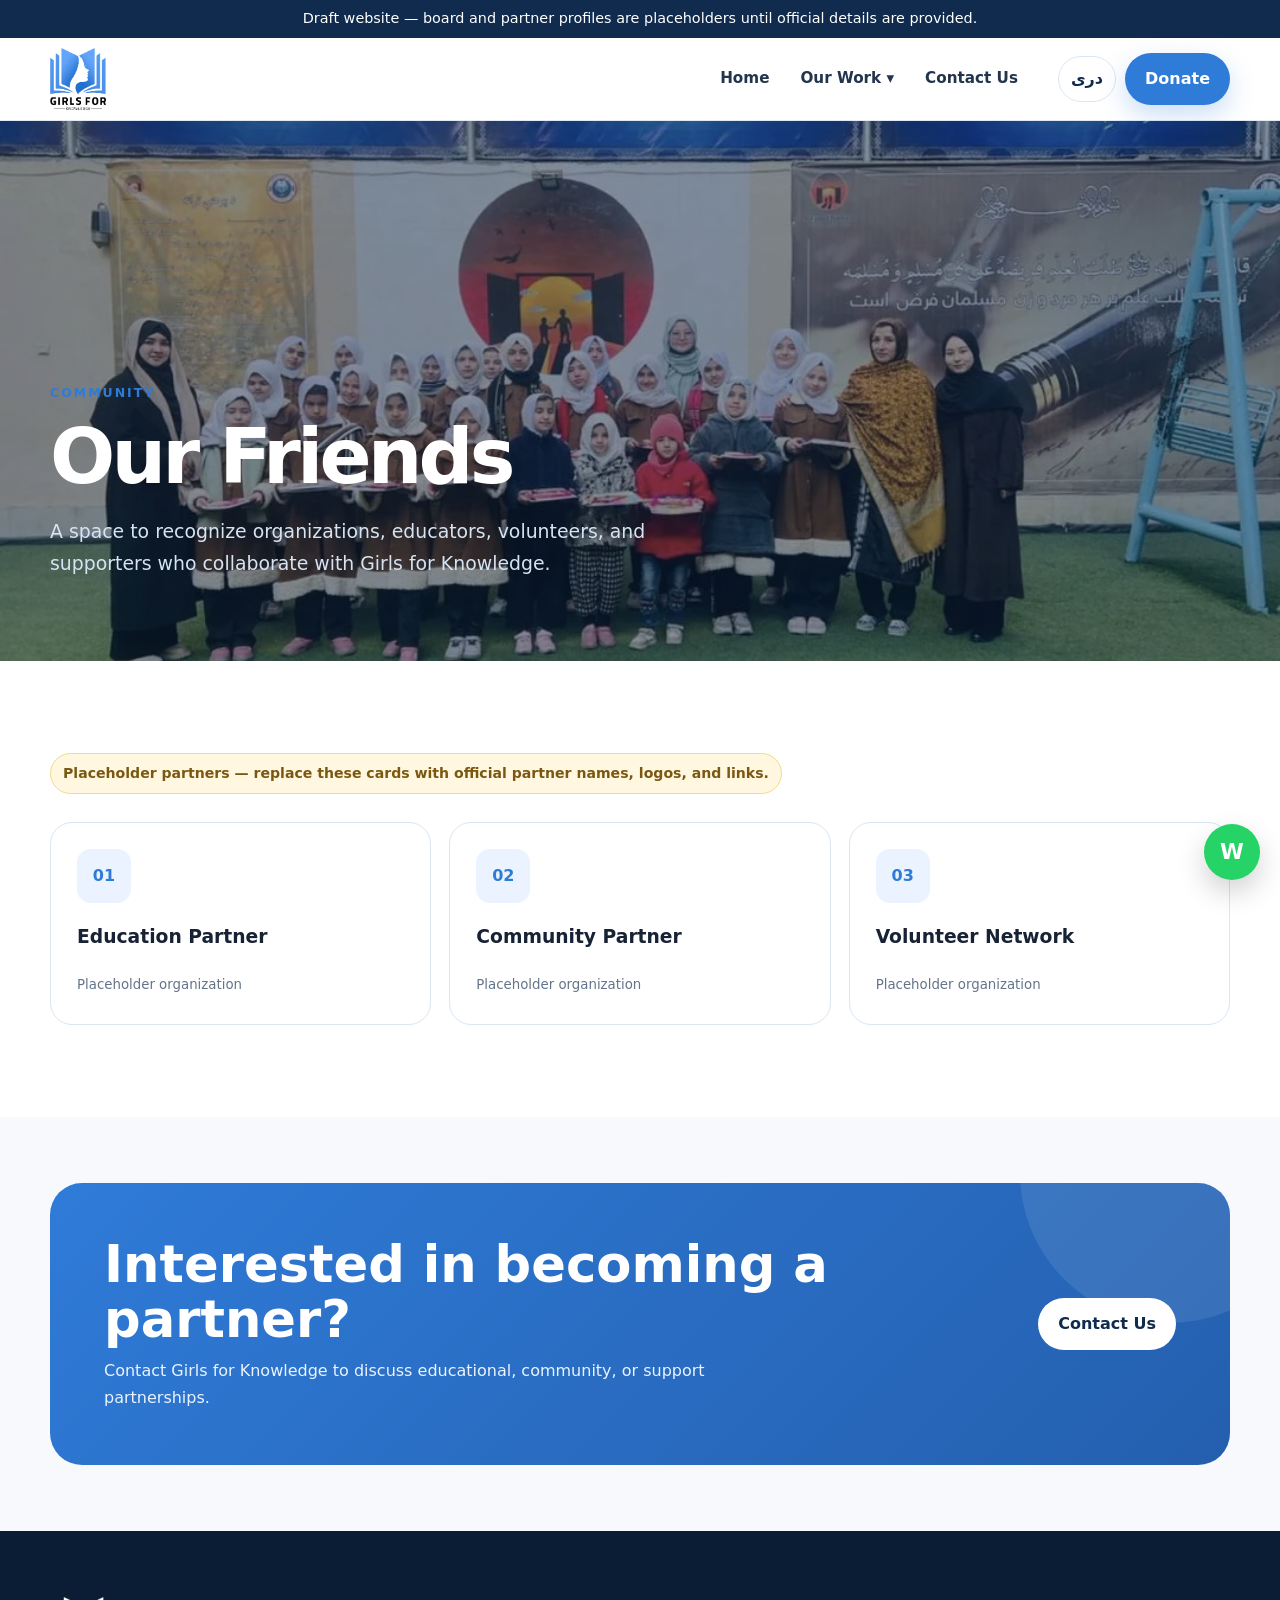
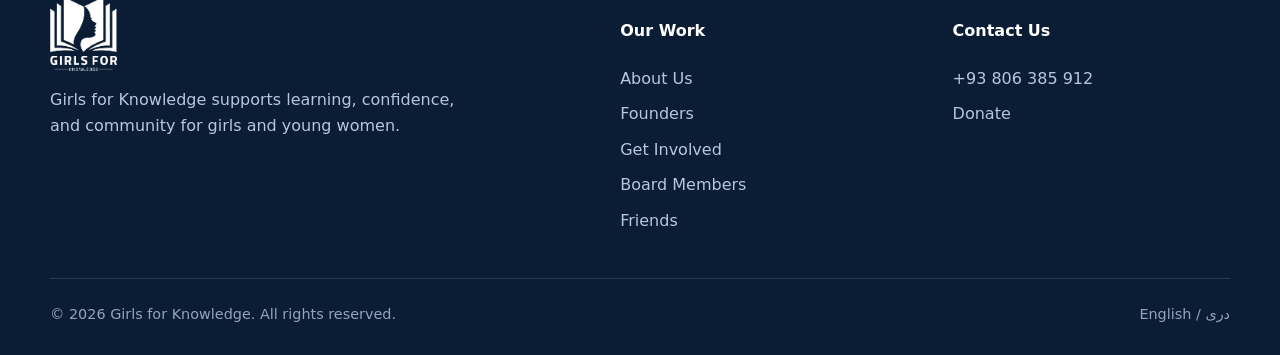
<file: friends.html>
<!doctype html>
<html lang="en"><head><meta charset="utf-8"><meta name="viewport" content="width=device-width,initial-scale=1">
<title>Friends | Girls for Knowledge</title><meta name="description" content="Girls for Knowledge — education, opportunity and community for girls and young women.">
<link rel="icon" href="assets/images/favicon.png"><link rel="stylesheet" href="assets/css/style.css"></head><body>
<div class="announcement"><span data-i18n="announcement">Draft website — board and partner profiles are placeholders until official details are provided.</span></div>
<header class="site-header"><div class="container nav">
<a class="brand" href="index.html" aria-label="Girls for Knowledge home"><img src="assets/images/logo.png" alt="Girls for Knowledge"></a>
<nav class="nav-links" aria-label="Primary navigation">
<a href="index.html" class="" data-i18n="home">Home</a>
<div class="dropdown"><button class="dropdown-toggle" aria-haspopup="true"><span data-i18n="ourWork">Our Work</span> ▾</button><div class="dropdown-menu">
<a href="about.html" data-i18n="about">About Us</a><a href="founder.html" data-i18n="founders">Founders</a><a href="get-involved.html" data-i18n="involved">Get Involved</a><a href="board-members.html" data-i18n="board">Board Members</a><a href="friends.html" data-i18n="friends">Friends</a></div></div>
<a href="get-involved.html#contact" class="" data-i18n="contact">Contact Us</a>
</nav>
<div class="nav-actions"><button class="lang-btn" aria-label="Change language">دری</button><a class="btn btn-primary" href="donate.html" data-i18n="donate">Donate</a><button class="menu-btn" aria-label="Open menu" aria-expanded="false">☰</button></div>
</div></header>
<main><section class="page-hero with-image"><img src="assets/images/01.webp" alt="Students and supporters together"><div class="container"><div class="kicker" data-en="Community" data-fa="جامعه">Community</div><h1 data-en="Our Friends" data-fa="دوستان و همکاران ما">Our Friends</h1><p data-en="A space to recognize organizations, educators, volunteers, and supporters who collaborate with Girls for Knowledge." data-fa="فضایی برای معرفی نهادها، آموزگاران، داوطلبان و حامیانی که با دختران برای دانش همکاری می‌کنند.">A space to recognize organizations, educators, volunteers, and supporters who collaborate with Girls for Knowledge.</p></div></section><section class="section"><div class="container"><div class="draft-note" data-en="Placeholder partners — replace these cards with official partner names, logos, and links." data-fa="همکاران نمونه — بعداً با نام، لوگو و لینک رسمی همکاران جایگزین شوند.">Placeholder partners — replace these cards with official partner names, logos, and links.</div><div class="partner-grid"><div class="partner"><div class="partner-mark">01</div><div><h3 data-en="Education Partner" data-fa="همکار آموزشی">Education Partner</h3><small data-en="Placeholder organization" data-fa="نهاد نمونه">Placeholder organization</small></div></div><div class="partner"><div class="partner-mark">02</div><div><h3 data-en="Community Partner" data-fa="همکار اجتماعی">Community Partner</h3><small data-en="Placeholder organization" data-fa="نهاد نمونه">Placeholder organization</small></div></div><div class="partner"><div class="partner-mark">03</div><div><h3 data-en="Volunteer Network" data-fa="شبکهٔ داوطلبان">Volunteer Network</h3><small data-en="Placeholder organization" data-fa="نهاد نمونه">Placeholder organization</small></div></div></div></div></section><section class="section-sm bg-soft"><div class="container"><div class="cta-band"><div><h2 data-en="Interested in becoming a partner?" data-fa="آیا علاقه‌مند به همکاری با ما هستید؟">Interested in becoming a partner?</h2><p data-en="Contact Girls for Knowledge to discuss educational, community, or support partnerships." data-fa="برای بررسی همکاری‌های آموزشی، اجتماعی یا حمایتی با دختران برای دانش تماس بگیرید.">Contact Girls for Knowledge to discuss educational, community, or support partnerships.</p></div><div class="actions"><a class="btn btn-light" href="get-involved.html#contact" data-i18n="contact">Contact Us</a></div></div></div></section></main>
<footer class="site-footer"><div class="container"><div class="footer-grid"><div class="footer-brand"><img src="assets/images/logo.png" alt="Girls for Knowledge"><p data-i18n="footerText">Girls for Knowledge supports learning, confidence, and community for girls and young women.</p></div><div><h4 data-i18n="ourWork">Our Work</h4><div class="footer-links"><a href="about.html" data-i18n="about">About Us</a><a href="founder.html" data-i18n="founders">Founders</a><a href="get-involved.html" data-i18n="involved">Get Involved</a><a href="board-members.html" data-i18n="board">Board Members</a><a href="friends.html" data-i18n="friends">Friends</a></div></div><div><h4 data-i18n="contact">Contact Us</h4><div class="footer-links"><a href="https://wa.me/93806385912" target="_blank" rel="noopener">+93 806 385 912</a><a href="donate.html" data-i18n="donate">Donate</a></div></div></div><div class="footer-bottom"><span>© 2026 <span data-i18n="rights">Girls for Knowledge. All rights reserved.</span></span><span>English / دری</span></div></div></footer>
<a class="whatsapp-fab" href="https://wa.me/93706385912" target="_blank" rel="noopener" aria-label="WhatsApp">W</a>
<script src="assets/js/site.js"></script></body></html>
</file>
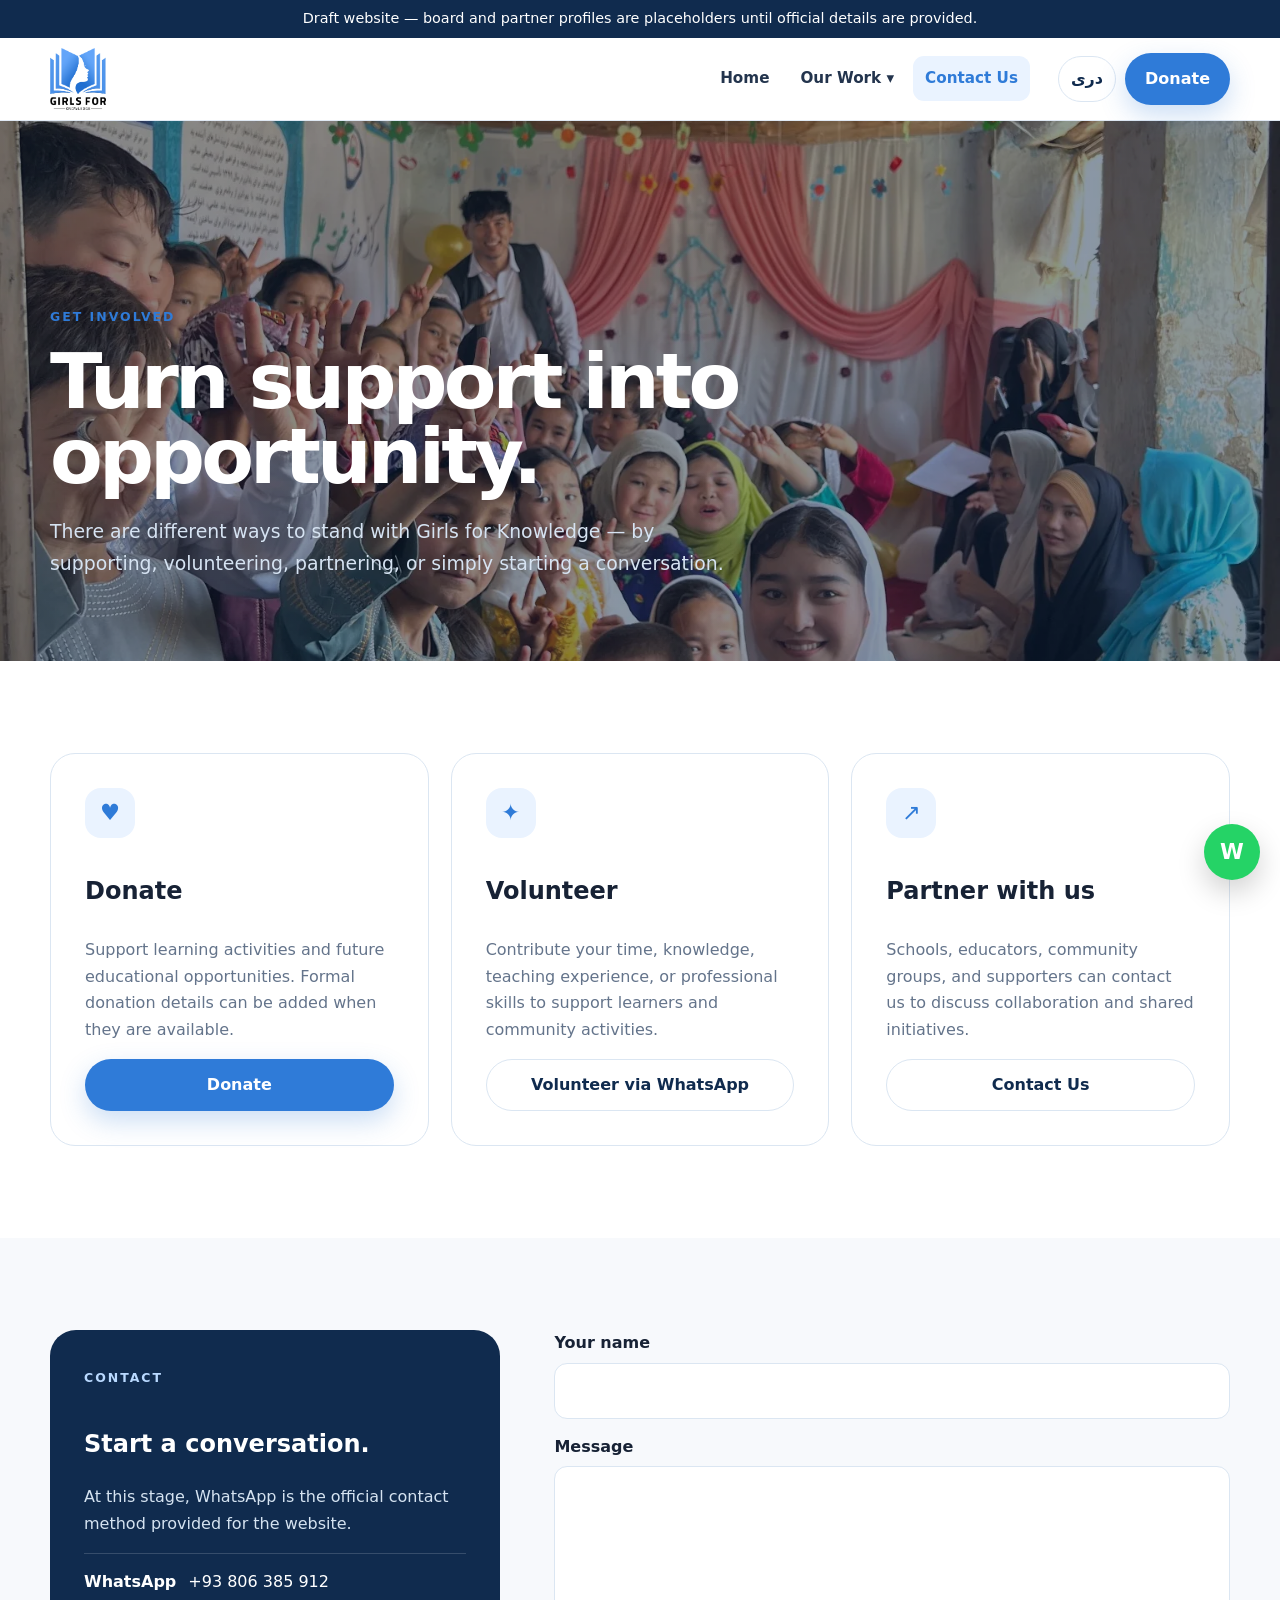
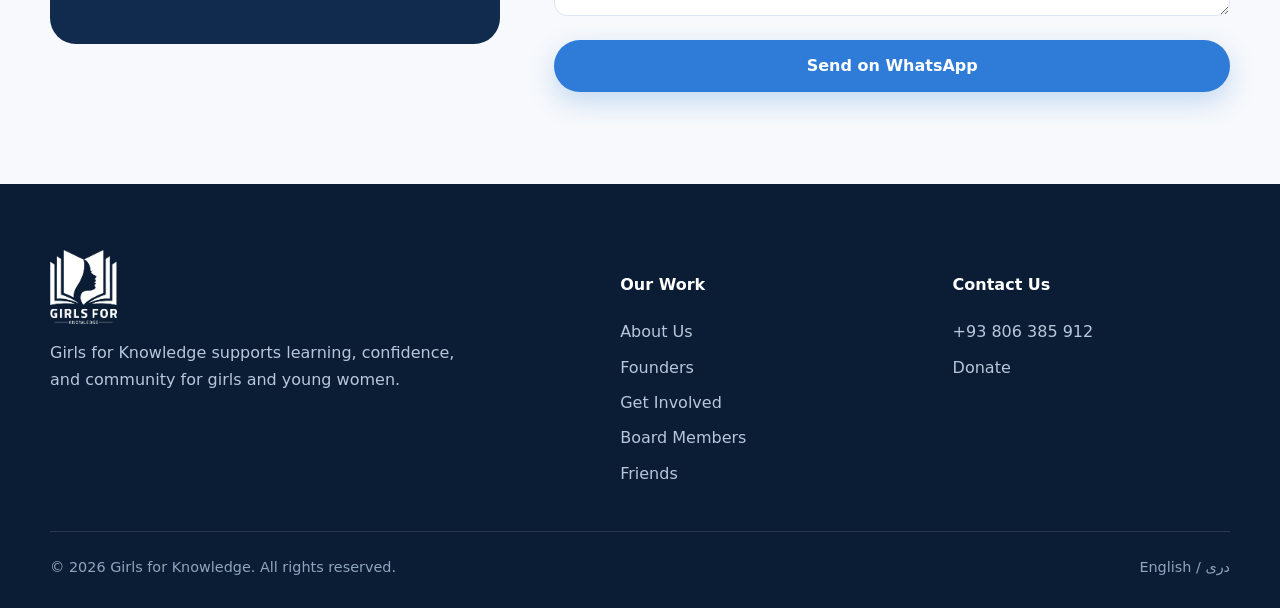
<file: get-involved.html>
<!doctype html>
<html lang="en"><head><meta charset="utf-8"><meta name="viewport" content="width=device-width,initial-scale=1">
<title>Get Involved | Girls for Knowledge</title><meta name="description" content="Girls for Knowledge — education, opportunity and community for girls and young women.">
<link rel="icon" href="assets/images/favicon.png"><link rel="stylesheet" href="assets/css/style.css"></head><body>
<div class="announcement"><span data-i18n="announcement">Draft website — board and partner profiles are placeholders until official details are provided.</span></div>
<header class="site-header"><div class="container nav">
<a class="brand" href="index.html" aria-label="Girls for Knowledge home"><img src="assets/images/logo.png" alt="Girls for Knowledge"></a>
<nav class="nav-links" aria-label="Primary navigation">
<a href="index.html" class="" data-i18n="home">Home</a>
<div class="dropdown"><button class="dropdown-toggle" aria-haspopup="true"><span data-i18n="ourWork">Our Work</span> ▾</button><div class="dropdown-menu">
<a href="about.html" data-i18n="about">About Us</a><a href="founder.html" data-i18n="founders">Founders</a><a href="get-involved.html" data-i18n="involved">Get Involved</a><a href="board-members.html" data-i18n="board">Board Members</a><a href="friends.html" data-i18n="friends">Friends</a></div></div>
<a href="get-involved.html#contact" class="active" data-i18n="contact">Contact Us</a>
</nav>
<div class="nav-actions"><button class="lang-btn" aria-label="Change language">دری</button><a class="btn btn-primary" href="donate.html" data-i18n="donate">Donate</a><button class="menu-btn" aria-label="Open menu" aria-expanded="false">☰</button></div>
</div></header>
<main><section class="page-hero with-image"><img src="assets/images/06.webp" alt="Community education event"><div class="container"><div class="kicker" data-en="Get involved" data-fa="همکاری با ما">Get involved</div><h1 data-en="Turn support into opportunity." data-fa="حمایت خود را به فرصت تبدیل کنید.">Turn support into opportunity.</h1><p data-en="There are different ways to stand with Girls for Knowledge — by supporting, volunteering, partnering, or simply starting a conversation." data-fa="راه‌های گوناگونی برای همراهی با دختران برای دانش وجود دارد؛ از حمایت و داوطلبی تا همکاری سازمانی یا آغاز یک گفت‌وگو.">There are different ways to stand with Girls for Knowledge — by supporting, volunteering, partnering, or simply starting a conversation.</p></div></section><section class="section"><div class="container"><div class="involve-grid"><article class="involve-card"><div class="card-icon">♥</div><h3 data-en="Donate" data-fa="کمک مالی">Donate</h3><p data-en="Support learning activities and future educational opportunities. Formal donation details can be added when they are available." data-fa="از فعالیت‌های آموزشی و فرصت‌های آینده حمایت کنید. معلومات رسمی پرداخت کمک مالی پس از آماده‌شدن در این بخش افزوده خواهد شد.">Support learning activities and future educational opportunities. Formal donation details can be added when they are available.</p><a class="btn btn-primary" href="donate.html" data-i18n="donate">Donate</a></article><article class="involve-card"><div class="card-icon">✦</div><h3 data-en="Volunteer" data-fa="داوطلب شوید">Volunteer</h3><p data-en="Contribute your time, knowledge, teaching experience, or professional skills to support learners and community activities." data-fa="زمان، دانش، تجربهٔ تدریس یا مهارت‌های حرفه‌ای خود را برای حمایت از دانش‌آموزان و فعالیت‌های اجتماعی به اشتراک بگذارید.">Contribute your time, knowledge, teaching experience, or professional skills to support learners and community activities.</p><a class="btn btn-outline" href="https://wa.me/93806385912?text=Hello%2C%20I%20would%20like%20to%20volunteer%20with%20Girls%20for%20Knowledge." target="_blank" rel="noopener" data-en="Volunteer via WhatsApp" data-fa="درخواست داوطلبی در واتساپ">Volunteer via WhatsApp</a></article><article class="involve-card"><div class="card-icon">↗</div><h3 data-en="Partner with us" data-fa="با ما شریک شوید">Partner with us</h3><p data-en="Schools, educators, community groups, and supporters can contact us to discuss collaboration and shared initiatives." data-fa="مکاتب، آموزگاران، نهادهای اجتماعی و حامیان می‌توانند برای بررسی همکاری و برنامه‌های مشترک با ما تماس بگیرند.">Schools, educators, community groups, and supporters can contact us to discuss collaboration and shared initiatives.</p><a class="btn btn-outline" href="#contact" data-i18n="contact">Contact Us</a></article></div></div></section><section class="section bg-soft" id="contact"><div class="container contact-grid"><div class="contact-panel"><div class="kicker" style="color:#b9d9ff" data-en="Contact" data-fa="تماس">Contact</div><h2 data-en="Start a conversation." data-fa="گفت‌وگو را آغاز کنید.">Start a conversation.</h2><p data-en="At this stage, WhatsApp is the official contact method provided for the website." data-fa="در حال حاضر، واتساپ روش رسمی تماس است که برای وب‌سایت ارائه شده است.">At this stage, WhatsApp is the official contact method provided for the website.</p><a class="contact-link" href="https://wa.me/93806385912" target="_blank" rel="noopener"><strong data-i18n="whatsapp">WhatsApp</strong><span>+93 806 385 912</span></a></div><form class="form" data-whatsapp-form><div class="field"><label for="name" data-en="Your name" data-fa="نام شما">Your name</label><input id="name" name="name" required></div><div class="field"><label for="message" data-en="Message" data-fa="پیام">Message</label><textarea id="message" name="message" required></textarea></div><button class="btn btn-primary" type="submit" data-en="Send on WhatsApp" data-fa="ارسال در واتساپ">Send on WhatsApp</button></form></div></section></main>
<footer class="site-footer"><div class="container"><div class="footer-grid"><div class="footer-brand"><img src="assets/images/logo.png" alt="Girls for Knowledge"><p data-i18n="footerText">Girls for Knowledge supports learning, confidence, and community for girls and young women.</p></div><div><h4 data-i18n="ourWork">Our Work</h4><div class="footer-links"><a href="about.html" data-i18n="about">About Us</a><a href="founder.html" data-i18n="founders">Founders</a><a href="get-involved.html" data-i18n="involved">Get Involved</a><a href="board-members.html" data-i18n="board">Board Members</a><a href="friends.html" data-i18n="friends">Friends</a></div></div><div><h4 data-i18n="contact">Contact Us</h4><div class="footer-links"><a href="https://wa.me/93806385912" target="_blank" rel="noopener">+93 806 385 912</a><a href="donate.html" data-i18n="donate">Donate</a></div></div></div><div class="footer-bottom"><span>© 2026 <span data-i18n="rights">Girls for Knowledge. All rights reserved.</span></span><span>English / دری</span></div></div></footer>
<a class="whatsapp-fab" href="https://wa.me/93706385912" target="_blank" rel="noopener" aria-label="WhatsApp">W</a>
<script src="assets/js/site.js"></script></body></html>
</file>
<file: assets/css/style.css>
:root{
  --blue:#2f7bd8;
  --blue-2:#67aaf1;
  --blue-3:#eaf3ff;
  --navy:#102b4e;
  --ink:#172235;
  --muted:#64748b;
  --line:#dbe6f2;
  --surface:#ffffff;
  --surface-2:#f7f9fc;
  --shadow:0 18px 55px rgba(16,43,78,.12);
  --radius:24px;
  --max:1180px;
}
*{box-sizing:border-box}
html{scroll-behavior:smooth}
body{margin:0;font-family:Inter,ui-sans-serif,system-ui,-apple-system,BlinkMacSystemFont,"Segoe UI",Arial,sans-serif;color:var(--ink);background:#fff;line-height:1.65}
body[dir="rtl"]{font-family:"Noto Sans Arabic",Tahoma,Arial,sans-serif}
a{color:inherit;text-decoration:none}
img{max-width:100%;display:block}
button,input,textarea{font:inherit}
.container{width:min(calc(100% - 36px),var(--max));margin-inline:auto}
.announcement{background:var(--navy);color:#fff;text-align:center;font-size:.9rem;padding:7px 16px}
.announcement a{text-decoration:underline;text-underline-offset:3px}
.site-header{position:sticky;top:0;z-index:50;background:rgba(255,255,255,.95);backdrop-filter:blur(18px);border-bottom:1px solid rgba(219,230,242,.85)}
.nav{min-height:82px;display:flex;align-items:center;justify-content:space-between;gap:28px}
.brand{display:flex;align-items:center;gap:12px;min-width:205px}
.brand img{width:156px;height:62px;object-fit:contain;object-position:left center}
.nav-links{display:flex;align-items:center;gap:7px;margin-left:auto}
.nav-links>a,.dropdown-toggle{padding:10px 12px;border-radius:11px;font-weight:650;font-size:.95rem;color:#23344d;background:none;border:0;cursor:pointer}
.nav-links>a:hover,.dropdown-toggle:hover,.nav-links>a.active{background:var(--blue-3);color:var(--blue)}
.dropdown{position:relative}
.dropdown-menu{position:absolute;top:calc(100% + 10px);left:0;width:210px;background:#fff;border:1px solid var(--line);box-shadow:var(--shadow);border-radius:16px;padding:8px;opacity:0;visibility:hidden;transform:translateY(-8px);transition:.2s ease}
.dropdown:hover .dropdown-menu,.dropdown.open .dropdown-menu{opacity:1;visibility:visible;transform:none}
.dropdown-menu a{display:block;padding:10px 12px;border-radius:10px;font-size:.94rem}
.dropdown-menu a:hover{background:var(--surface-2);color:var(--blue)}
.nav-actions{display:flex;align-items:center;gap:9px}
.lang-btn{border:1px solid var(--line);background:#fff;color:var(--navy);padding:9px 12px;border-radius:999px;font-weight:700;cursor:pointer;min-width:58px}
.btn{display:inline-flex;align-items:center;justify-content:center;gap:8px;border-radius:999px;padding:12px 19px;font-weight:750;border:1px solid transparent;cursor:pointer;transition:.2s ease}
.btn:hover{transform:translateY(-1px)}
.btn-primary{background:var(--blue);color:#fff;box-shadow:0 10px 26px rgba(47,123,216,.25)}
.btn-primary:hover{background:#246fca}
.btn-dark{background:var(--navy);color:#fff}
.btn-light{background:#fff;color:var(--navy);border-color:rgba(255,255,255,.65)}
.btn-outline{background:#fff;border-color:var(--line);color:var(--navy)}
.menu-btn{display:none;border:1px solid var(--line);background:#fff;border-radius:12px;padding:9px 11px;font-size:1.25rem;cursor:pointer}
.hero{position:relative;min-height:690px;display:flex;align-items:flex-end;overflow:hidden;background:#0c1f38}
.hero-media{position:absolute;inset:0;width:100%;height:100%;object-fit:cover;object-position:center 42%}
.hero::before{content:"";position:absolute;inset:0;background:linear-gradient(90deg,rgba(7,22,41,.88) 0%,rgba(7,22,41,.62) 48%,rgba(7,22,41,.22) 100%),linear-gradient(0deg,rgba(7,22,41,.35),transparent 50%)}
.hero-content{position:relative;z-index:1;color:#fff;padding:115px 0 92px;max-width:720px}
.kicker{display:inline-flex;align-items:center;gap:8px;text-transform:uppercase;letter-spacing:.16em;font-size:.78rem;font-weight:800;color:var(--blue);margin-bottom:16px}
.hero .kicker{color:#b8d9ff}
.hero h1,.page-hero h1{font-size:clamp(2.65rem,6vw,5.65rem);line-height:.98;letter-spacing:-.05em;margin:0 0 22px;max-width:900px}
.hero p{font-size:clamp(1.04rem,2vw,1.28rem);max-width:650px;color:rgba(255,255,255,.9);margin:0 0 28px}
.hero-buttons{display:flex;flex-wrap:wrap;gap:12px}
.section{padding:92px 0}
.section-sm{padding:66px 0}
.bg-soft{background:var(--surface-2)}
.bg-blue{background:var(--navy);color:#fff}
.section-heading{max-width:760px;margin-bottom:40px}
.section-heading h2{font-size:clamp(2rem,4vw,3.45rem);line-height:1.08;letter-spacing:-.035em;margin:0 0 15px}
.section-heading p{font-size:1.08rem;color:var(--muted);margin:0}
.bg-blue .section-heading p{color:#cbd8e7}
.intro-grid{display:grid;grid-template-columns:1.15fr .85fr;gap:70px;align-items:center}
.intro-quote{font-size:clamp(2rem,4.6vw,4.2rem);line-height:1.08;letter-spacing:-.045em;margin:0;font-weight:760}
.intro-copy p{color:var(--muted);font-size:1.08rem}
.cards{display:grid;grid-template-columns:repeat(3,1fr);gap:20px}
.card{background:#fff;border:1px solid var(--line);border-radius:var(--radius);padding:30px;box-shadow:0 10px 35px rgba(16,43,78,.06)}
.card-icon{width:50px;height:50px;border-radius:16px;background:var(--blue-3);color:var(--blue);display:grid;place-items:center;font-size:1.4rem;margin-bottom:24px}
.card h3{font-size:1.32rem;margin:0 0 10px}
.card p{color:var(--muted);margin:0}
.split{display:grid;grid-template-columns:1fr 1fr;gap:66px;align-items:center}
.image-frame{border-radius:28px;overflow:hidden;box-shadow:var(--shadow);background:#e5ecf5}
.image-frame img{width:100%;height:520px;object-fit:cover}
.copy h2{font-size:clamp(2rem,4vw,3.4rem);line-height:1.08;letter-spacing:-.035em;margin:0 0 20px}
.copy p{color:var(--muted);font-size:1.05rem}
.copy .btn{margin-top:10px}
.gallery{display:grid;grid-template-columns:1.15fr .85fr .85fr;grid-template-rows:260px 260px;gap:16px}
.gallery figure{margin:0;border-radius:20px;overflow:hidden;position:relative;background:#dfe9f5}
.gallery figure:first-child{grid-row:1/3}
.gallery img{width:100%;height:100%;object-fit:cover;transition:transform .35s ease}
.gallery figure:hover img{transform:scale(1.025)}
.cta-band{border-radius:32px;background:linear-gradient(135deg,var(--blue),#245fae);padding:54px;color:#fff;display:flex;align-items:center;justify-content:space-between;gap:34px;overflow:hidden;position:relative}
.cta-band::after{content:"";position:absolute;width:300px;height:300px;border-radius:50%;background:rgba(255,255,255,.09);right:-90px;top:-160px}
.cta-band h2{font-size:clamp(2rem,4vw,3.2rem);line-height:1.08;margin:0 0 11px;position:relative;z-index:1}
.cta-band p{margin:0;color:#eaf3ff;max-width:630px;position:relative;z-index:1}
.cta-band .actions{display:flex;gap:10px;flex-wrap:wrap;position:relative;z-index:1;flex-shrink:0}
.page-hero{background:var(--navy);color:#fff;padding:110px 0 82px;position:relative;overflow:hidden}
.page-hero.with-image{min-height:540px;display:flex;align-items:flex-end}
.page-hero.with-image img{position:absolute;inset:0;width:100%;height:100%;object-fit:cover;opacity:.52}
.page-hero.with-image::before{content:"";position:absolute;inset:0;background:linear-gradient(90deg,rgba(10,31,56,.9),rgba(10,31,56,.38))}
.page-hero .container{position:relative;z-index:1}
.page-hero p{font-size:1.18rem;max-width:700px;color:#d6e3f2;margin:0}
.prose{max-width:800px}
.prose h2{font-size:2.1rem;line-height:1.16;margin:40px 0 14px}
.prose h2:first-child{margin-top:0}
.prose p{color:var(--muted);font-size:1.06rem}
.values{display:grid;grid-template-columns:repeat(3,1fr);gap:18px;margin-top:36px}
.value{padding:24px 0;border-top:2px solid var(--blue)}
.value h3{margin:0 0 8px}
.value p{margin:0;color:var(--muted)}
.founder-grid{display:grid;grid-template-columns:.78fr 1.22fr;gap:72px;align-items:start}
.portrait{position:sticky;top:120px;border-radius:28px;overflow:hidden;background:#eceff3;box-shadow:var(--shadow)}
.portrait img{width:100%;aspect-ratio:1/1.08;object-fit:cover}
.profile-title{color:var(--blue);font-weight:800;margin-bottom:8px}
.profile-copy h1{font-size:clamp(2.5rem,5vw,4.6rem);line-height:1;margin:0 0 14px;letter-spacing:-.04em}
.profile-copy p{color:var(--muted);font-size:1.07rem}
.people-grid{display:grid;grid-template-columns:repeat(3,1fr);gap:22px}
.person{background:#fff;border:1px solid var(--line);border-radius:22px;overflow:hidden}
.person-avatar{aspect-ratio:4/3;background:linear-gradient(135deg,#e9f3ff,#d9eaff);display:grid;place-items:center;color:var(--blue);font-size:3rem;font-weight:800}
.person-body{padding:23px}
.person-body h3{margin:0 0 4px}
.person-role{color:var(--blue);font-weight:750;font-size:.93rem;margin-bottom:10px}
.person-body p{color:var(--muted);margin:0;font-size:.96rem}
.draft-note{display:inline-flex;gap:8px;align-items:center;background:#fff7df;color:#7a5812;border:1px solid #f1d98d;border-radius:999px;padding:8px 12px;font-size:.88rem;font-weight:750;margin-bottom:28px}
.partner-grid{display:grid;grid-template-columns:repeat(3,1fr);gap:18px}
.partner{min-height:190px;border:1px solid var(--line);border-radius:22px;background:#fff;padding:26px;display:flex;flex-direction:column;justify-content:space-between}
.partner-mark{width:54px;height:54px;border-radius:14px;background:var(--blue-3);color:var(--blue);display:grid;place-items:center;font-weight:850}
.partner small{color:var(--muted)}
.involve-grid{display:grid;grid-template-columns:repeat(3,1fr);gap:22px}
.involve-card{padding:34px;border-radius:25px;background:#fff;border:1px solid var(--line);display:flex;flex-direction:column;min-height:300px}
.involve-card h3{font-size:1.5rem;margin:10px 0}
.involve-card p{color:var(--muted);flex:1}
.contact-grid{display:grid;grid-template-columns:.8fr 1.2fr;gap:54px;align-items:start}
.contact-panel{background:var(--navy);color:#fff;padding:34px;border-radius:26px}
.contact-panel p{color:#d5e3f1}
.contact-link{display:flex;align-items:center;gap:12px;padding:15px 0;border-top:1px solid rgba(255,255,255,.16)}
.form{display:grid;gap:15px}
.field label{display:block;font-weight:700;margin-bottom:6px}
.field input,.field textarea{width:100%;padding:14px 15px;border:1px solid var(--line);border-radius:13px;outline:none;background:#fff}
.field textarea{min-height:150px;resize:vertical}
.field input:focus,.field textarea:focus{border-color:var(--blue);box-shadow:0 0 0 3px rgba(47,123,216,.12)}
.donate-card{max-width:840px;margin:0 auto;background:#fff;border:1px solid var(--line);border-radius:30px;padding:54px;box-shadow:var(--shadow);text-align:center}
.donate-card h2{font-size:clamp(2rem,4vw,3.2rem);margin:0 0 16px}
.donate-card p{color:var(--muted);max-width:650px;margin:0 auto 26px}
.site-footer{background:#0b1d34;color:#fff;padding:66px 0 28px}
.footer-grid{display:grid;grid-template-columns:1.3fr .7fr .7fr;gap:55px}
.footer-brand img{width:175px;height:74px;object-fit:contain;object-position:left center;filter:brightness(0) invert(1)}
.footer-brand p{color:#b7c7db;max-width:420px}
.footer h4{margin:0 0 14px;font-size:1rem;color:#dce8f5}
.footer-links{display:grid;gap:9px;color:#b7c7db}
.footer-links a:hover{color:#fff}
.footer-bottom{border-top:1px solid rgba(255,255,255,.12);margin-top:44px;padding-top:24px;color:#8fa5bf;font-size:.9rem;display:flex;justify-content:space-between;gap:20px}
.whatsapp-fab{position:fixed;right:20px;bottom:20px;width:56px;height:56px;border-radius:50%;display:grid;place-items:center;background:#25D366;color:#fff;font-size:1.35rem;box-shadow:0 12px 28px rgba(0,0,0,.18);z-index:45;font-weight:900}
[dir="rtl"] .nav-links{margin-left:0;margin-right:auto}
[dir="rtl"] .dropdown-menu{left:auto;right:0}
[dir="rtl"] .brand img,[dir="rtl"] .footer-brand img{object-position:right center}
[dir="rtl"] .hero::before,[dir="rtl"] .page-hero.with-image::before{transform:scaleX(-1)}
[dir="rtl"] .whatsapp-fab{right:auto;left:20px}
@media (max-width:980px){
  .menu-btn{display:block}.nav{min-height:74px}.brand img{width:140px;height:56px}.nav-links{position:fixed;top:75px;left:18px;right:18px;display:none;flex-direction:column;align-items:stretch;background:#fff;border:1px solid var(--line);border-radius:20px;padding:14px;box-shadow:var(--shadow);margin:0}.nav-links.open{display:flex}.nav-links>a,.dropdown-toggle{text-align:left;width:100%}[dir="rtl"] .nav-links>a,[dir="rtl"] .dropdown-toggle{text-align:right}.dropdown-menu{position:static;width:auto;box-shadow:none;border:0;padding:4px 12px;display:none;opacity:1;visibility:visible;transform:none}.dropdown.open .dropdown-menu{display:block}.nav-actions .btn{display:none}.hero{min-height:630px}.hero-content{padding:90px 0 68px}.intro-grid,.split,.founder-grid,.contact-grid{grid-template-columns:1fr;gap:40px}.portrait{position:relative;top:auto;max-width:620px}.cards,.people-grid,.partner-grid,.involve-grid{grid-template-columns:1fr 1fr}.gallery{grid-template-columns:1fr 1fr;grid-template-rows:260px 220px 220px}.gallery figure:first-child{grid-column:1/3;grid-row:auto}.cta-band{align-items:flex-start;flex-direction:column}.footer-grid{grid-template-columns:1fr 1fr}.footer-brand{grid-column:1/3}
}
@media (max-width:640px){
  .container{width:min(calc(100% - 26px),var(--max))}.announcement{font-size:.8rem}.nav{gap:10px}.brand{min-width:0}.brand img{width:126px}.lang-btn{padding:8px 10px}.hero{min-height:600px}.hero::before{background:linear-gradient(0deg,rgba(7,22,41,.88) 0%,rgba(7,22,41,.5) 72%,rgba(7,22,41,.25) 100%)}.hero-media{object-position:57% center}.hero h1,.page-hero h1{letter-spacing:-.035em}.section{padding:68px 0}.section-sm{padding:52px 0}.cards,.people-grid,.partner-grid,.involve-grid,.values{grid-template-columns:1fr}.image-frame img{height:360px}.gallery{display:grid;grid-template-columns:1fr;grid-template-rows:none}.gallery figure,.gallery figure:first-child{grid-column:auto;grid-row:auto;height:240px}.cta-band{padding:34px 25px;border-radius:24px}.cta-band .actions{width:100%}.cta-band .btn{width:100%}.page-hero{padding:85px 0 62px}.page-hero.with-image{min-height:470px}.founder-grid{gap:30px}.donate-card{padding:34px 22px}.footer-grid{grid-template-columns:1fr}.footer-brand{grid-column:auto}.footer-bottom{flex-direction:column}.whatsapp-fab{width:52px;height:52px;right:14px;bottom:14px}[dir="rtl"] .whatsapp-fab{right:auto;left:14px}
}
</file>
